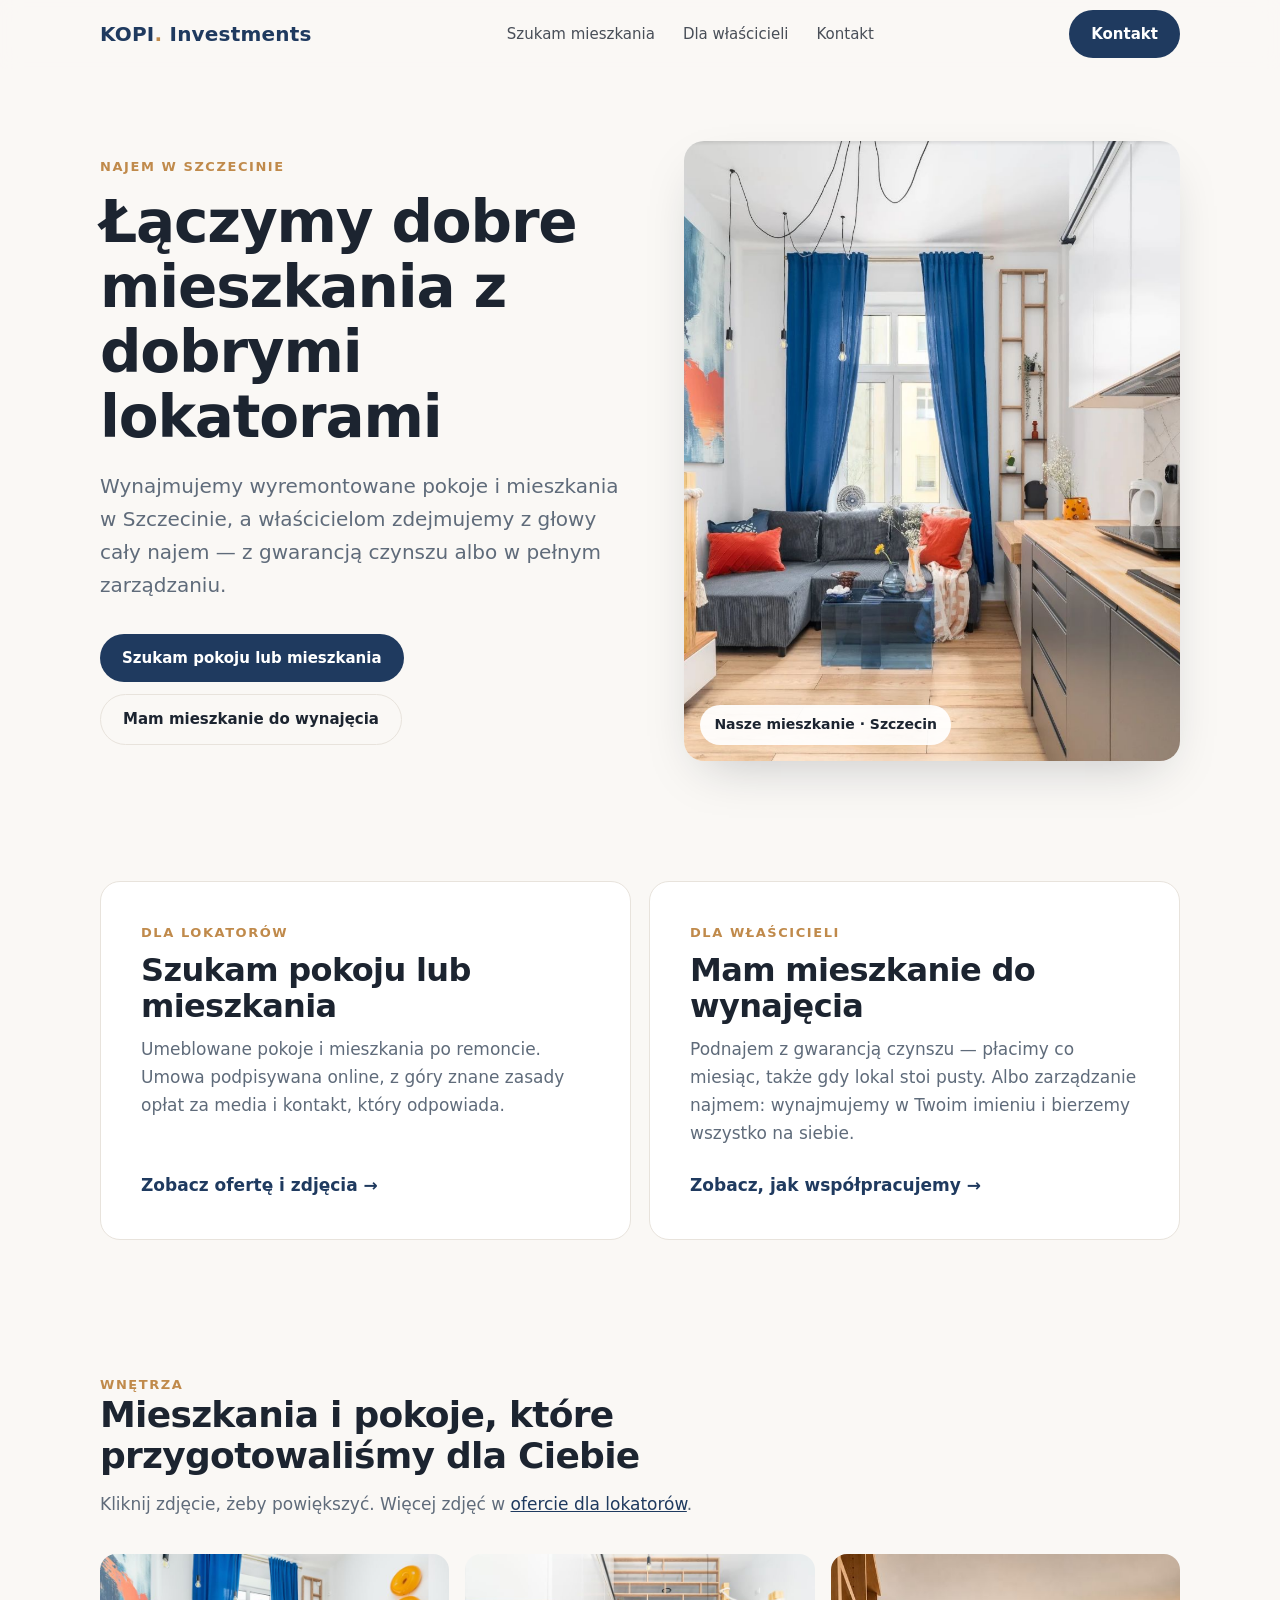
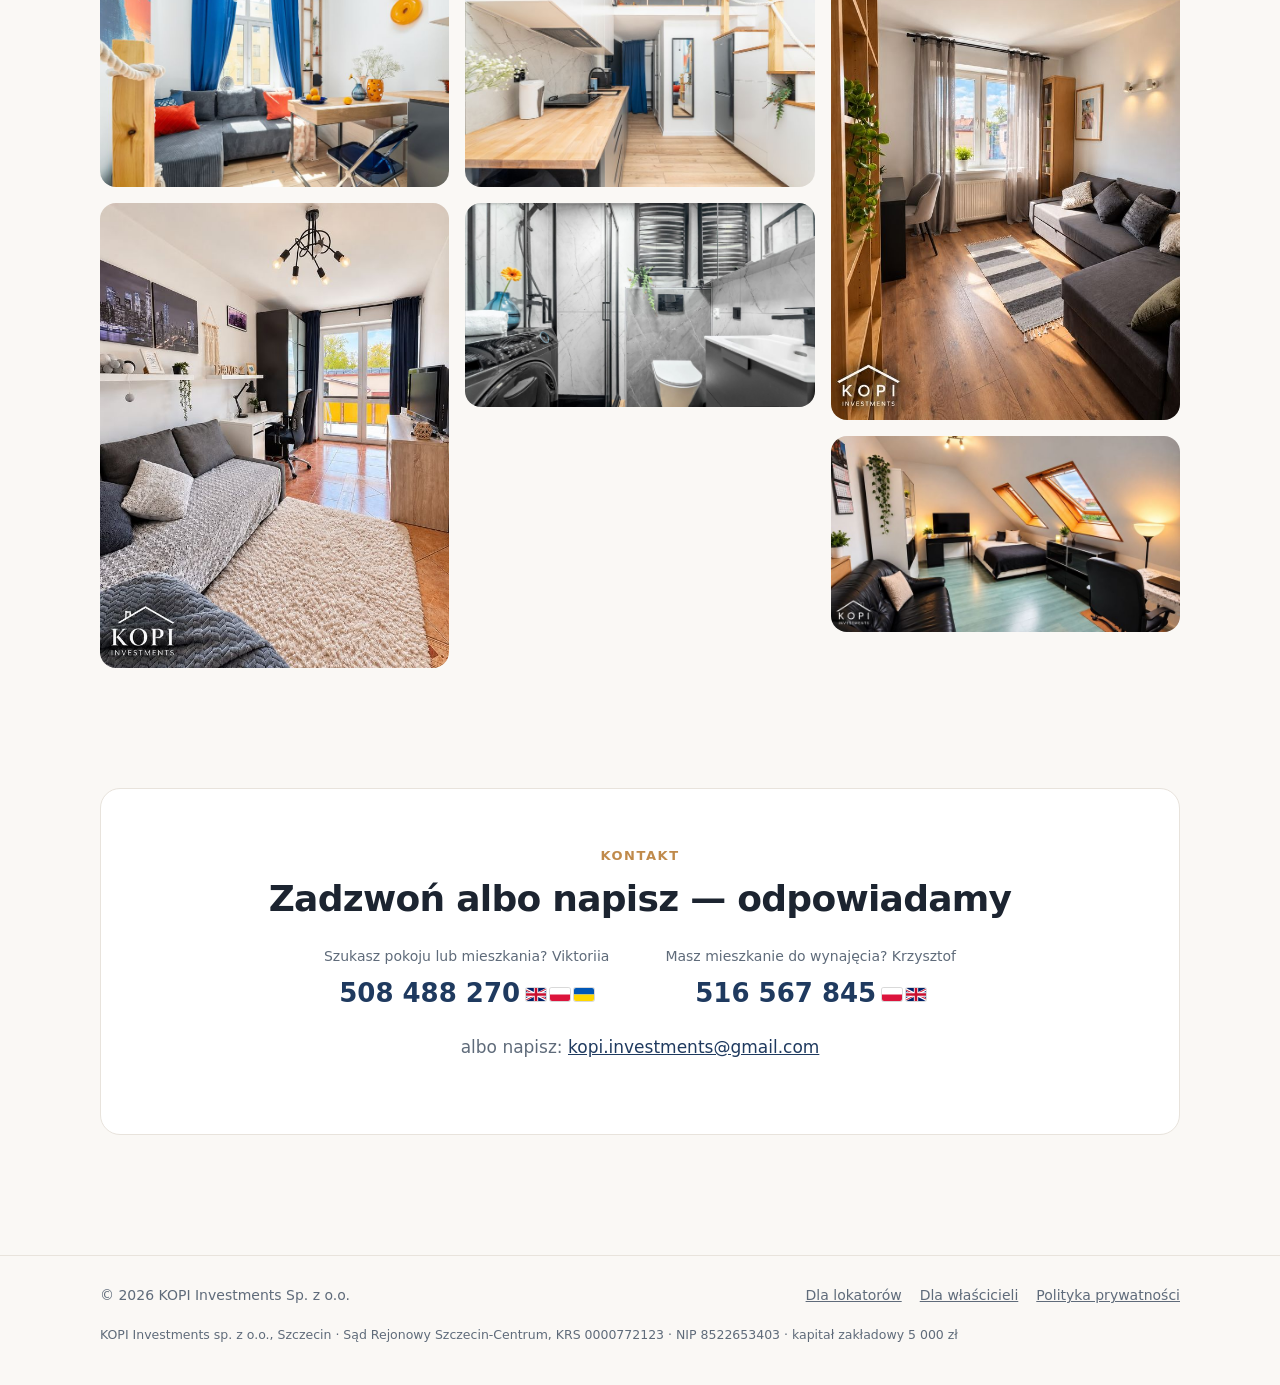
<file: index.html>
<!doctype html>
<html lang="pl">
<head>
<meta charset="utf-8">
<meta name="viewport" content="width=device-width, initial-scale=1">
<title>KOPI Investments — najem w Szczecinie dla lokatorów i właścicieli</title>
<meta name="description" content="KOPI Investments Sp. z o.o. — pokoje i mieszkania na wynajem w Szczecinie oraz podnajem z gwarancją czynszu i zarządzanie najmem dla właścicieli.">
<meta property="og:title" content="KOPI Investments — najem w Szczecinie">
<meta property="og:description" content="Pokoje i mieszkania na wynajem. Dla właścicieli: podnajem z gwarancją czynszu albo zarządzanie najmem.">
<link rel="icon" href="data:image/svg+xml,%3Csvg xmlns='http://www.w3.org/2000/svg' viewBox='0 0 64 64'%3E%3Crect width='64' height='64' rx='14' fill='%231f3a5f'/%3E%3Ctext x='32' y='44' font-family='Arial' font-size='34' font-weight='700' fill='white' text-anchor='middle'%3EK%3C/text%3E%3C/svg%3E">
<link rel="stylesheet" href="/style.css">
</head>
<body>

<nav class="nav">
  <div class="wrap">
    <a class="logo" href="/">KOPI<span>.</span> Investments</a>
    <div class="menu">
      <a href="/wynajem/">Szukam mieszkania</a><a href="/dla-wlascicieli/">Dla właścicieli</a><a href="#kontakt">Kontakt</a>
    </div>
    <a class="btn btn-primary" href="#kontakt">Kontakt</a>
  </div>
</nav>

<header class="hero">
  <div class="wrap">
    <div class="reveal">
      <p class="eyebrow">Najem w Szczecinie</p>
      <h1>Łączymy dobre mieszkania z dobrymi lokatorami</h1>
      <p class="lead">Wynajmujemy wyremontowane pokoje i mieszkania w Szczecinie, a właścicielom zdejmujemy z głowy cały najem — z gwarancją czynszu albo w pełnym zarządzaniu.</p>
      <div class="cta">
        <a class="btn btn-primary" href="/wynajem/">Szukam pokoju lub mieszkania</a>
        <a class="btn btn-ghost" href="/dla-wlascicieli/">Mam mieszkanie do wynajęcia</a>
      </div>
    </div>
    <div class="photo reveal">
      <img src="/img/hero.jpg" alt="Jasny pokój dzienny z aneksem kuchennym, granatowe zasłony i szara sofa" width="922" height="1125" fetchpriority="high">
      <span class="tag">Nasze mieszkanie · Szczecin</span>
    </div>
  </div>
</header>

<section>
  <div class="wrap">
    <div class="fork">
      <a href="/wynajem/" class="reveal">
        <span class="who">Dla lokatorów</span>
        <h2>Szukam pokoju lub mieszkania</h2>
        <p>Umeblowane pokoje i mieszkania po remoncie. Umowa podpisywana online, z góry znane zasady opłat za media i kontakt, który odpowiada.</p>
        <span class="more">Zobacz ofertę i zdjęcia</span>
      </a>
      <a href="/dla-wlascicieli/" class="reveal">
        <span class="who">Dla właścicieli</span>
        <h2>Mam mieszkanie do wynajęcia</h2>
        <p>Podnajem z gwarancją czynszu — płacimy co miesiąc, także gdy lokal stoi pusty. Albo zarządzanie najmem: wynajmujemy w Twoim imieniu i bierzemy wszystko na siebie.</p>
        <span class="more">Zobacz, jak współpracujemy</span>
      </a>
    </div>
  </div>
</section>

<section>
  <div class="wrap">
    <div class="head reveal">
      <p class="eyebrow">Wnętrza</p>
      <h2>Mieszkania i pokoje, które przygotowaliśmy dla Ciebie</h2>
      <p class="muted">Kliknij zdjęcie, żeby powiększyć. Więcej zdjęć w <a href="/wynajem/#wnetrza">ofercie dla lokatorów</a>.</p>
    </div>
    <div class="gallery">
      <a href="/img/galeria/05-salon-stol.jpg" class="reveal"><img src="/img/galeria/05-salon-stol-m.jpg" alt="Salon z szarą sofą, granatowymi zasłonami i stołem przy oknie" width="800" height="533" loading="lazy"><span>Salon z jadalnią</span></a>
      <a href="/img/galeria/03-pokoj-balkon.jpg" class="reveal"><img src="/img/galeria/03-pokoj-balkon-m.jpg" alt="Pokój z sofą, biurkiem i wyjściem na balkon" width="600" height="800" loading="lazy"><span>Pokój z balkonem</span></a>
      <a href="/img/galeria/04-aneks-antresola.jpg" class="reveal"><img src="/img/galeria/04-aneks-antresola-m.jpg" alt="Aneks kuchenny z drewnianym blatem i schodami na antresolę" width="800" height="533" loading="lazy"><span>Aneks kuchenny z antresolą</span></a>
      <a href="/img/lazienka.jpg" class="reveal"><img src="/img/lazienka.jpg" alt="Łazienka w szarym kamieniu z kabiną prysznicową, pralką i podwieszaną toaletą" width="1600" height="938" loading="lazy"><span>Łazienka z prysznicem i pralką</span></a>
      <a href="/img/galeria/06-pokoj-regal.jpg" class="reveal"><img src="/img/galeria/06-pokoj-regal-m.jpg" alt="Pokój z narożnikiem, regałem i biurkiem przy oknie" width="600" height="800" loading="lazy"><span>Pokój z narożnikiem</span></a>
      <a href="/img/galeria/08-poddasze.jpg" class="reveal"><img src="/img/galeria/08-poddasze-m.jpg" alt="Pokój na poddaszu z oknami dachowymi, łóżkiem i biurkiem" width="800" height="450" loading="lazy"><span>Pokój na poddaszu</span></a>
    </div>
  </div>
</section>

<section id="kontakt">
  <div class="wrap">
    <div class="contact reveal">
      <p class="eyebrow">Kontakt</p>
      <h2>Zadzwoń albo napisz — odpowiadamy</h2>
      <div class="big two">
        <span class="who-call"><small>Szukasz pokoju lub mieszkania? Viktoriia</small><a href="tel:+48508488270">508 488 270<span class="flags" title="English, polski, українська"><i class="flag gb"></i><i class="flag pl"></i><i class="flag ua"></i></span></a></span>
        <span class="who-call"><small>Masz mieszkanie do wynajęcia? Krzysztof</small><a href="tel:+48516567845">516 567 845<span class="flags" title="polski, English"><i class="flag pl"></i><i class="flag gb"></i></span></a></span>
      </div>
      <p class="muted" style="margin-top:18px">albo napisz: <a href="mailto:kopi.investments@gmail.com">kopi.investments@gmail.com</a></p>
    </div>
  </div>
</section>

<footer>
  <div class="wrap">
    <span>© 2026 KOPI Investments Sp. z o.o.</span>
    <nav><a href="/wynajem/">Dla lokatorów</a><a href="/dla-wlascicieli/">Dla właścicieli</a><a href="/polityka-prywatnosci.html">Polityka prywatności</a></nav>
    <p class="firma">KOPI Investments sp. z o.o., Szczecin · Sąd Rejonowy Szczecin-Centrum, KRS 0000772123 · NIP 8522653403 · kapitał zakładowy 5 000 zł</p>
  </div>
</footer>

<script src="/main.js"></script>
<script src="/licznik.js" defer></script>
</body>
</html>
</file>
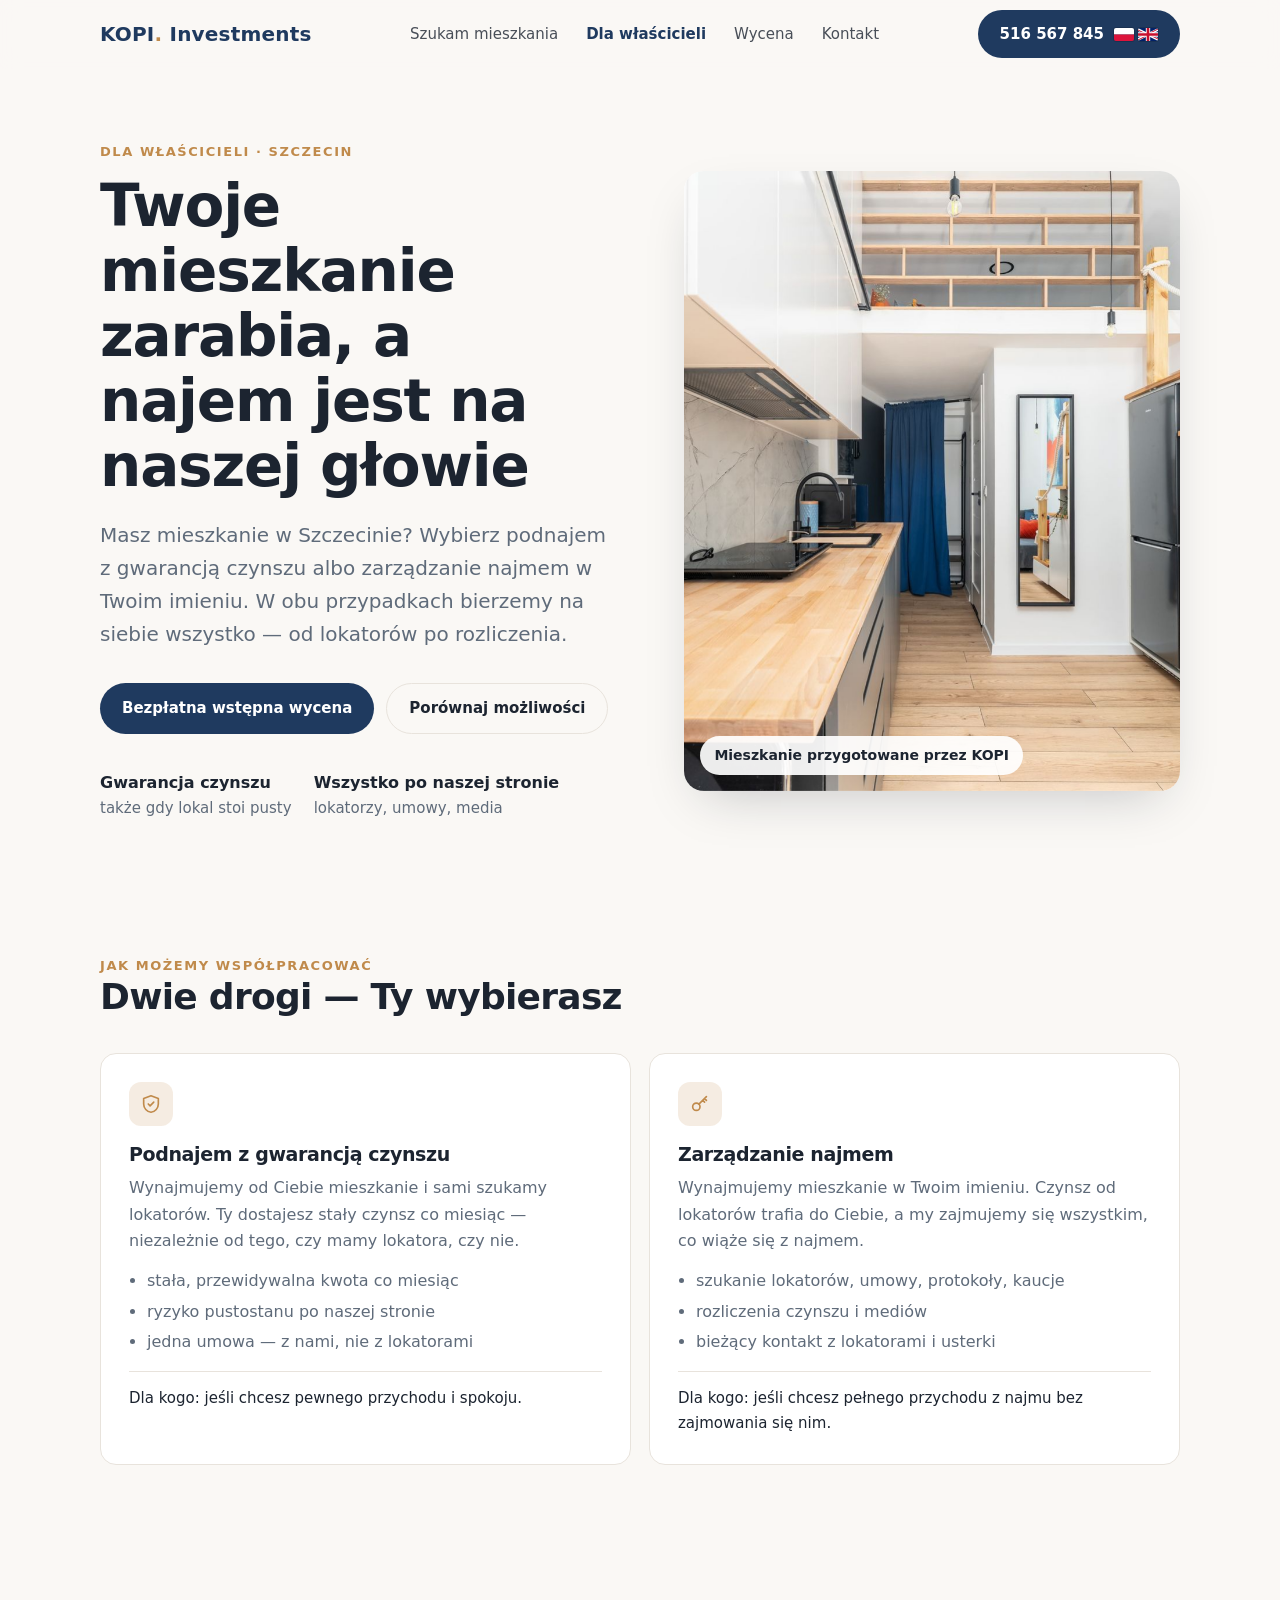
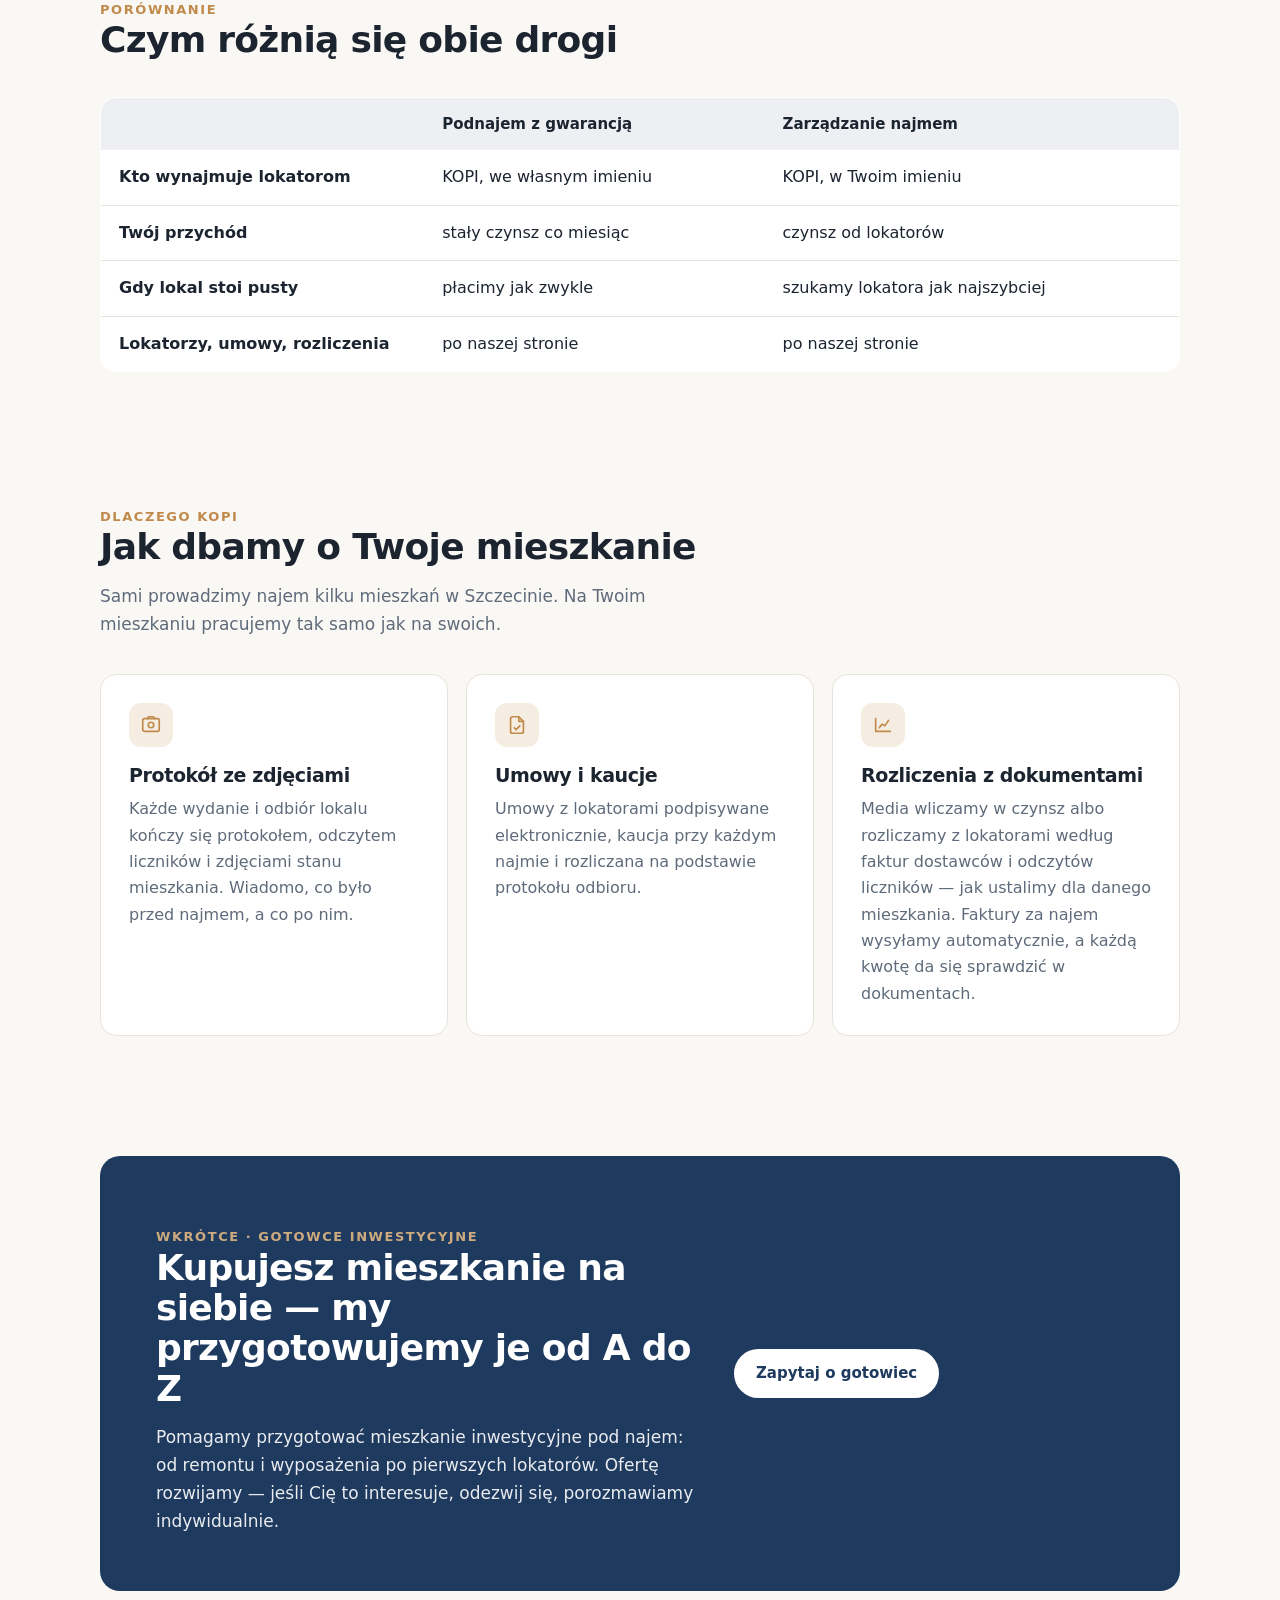
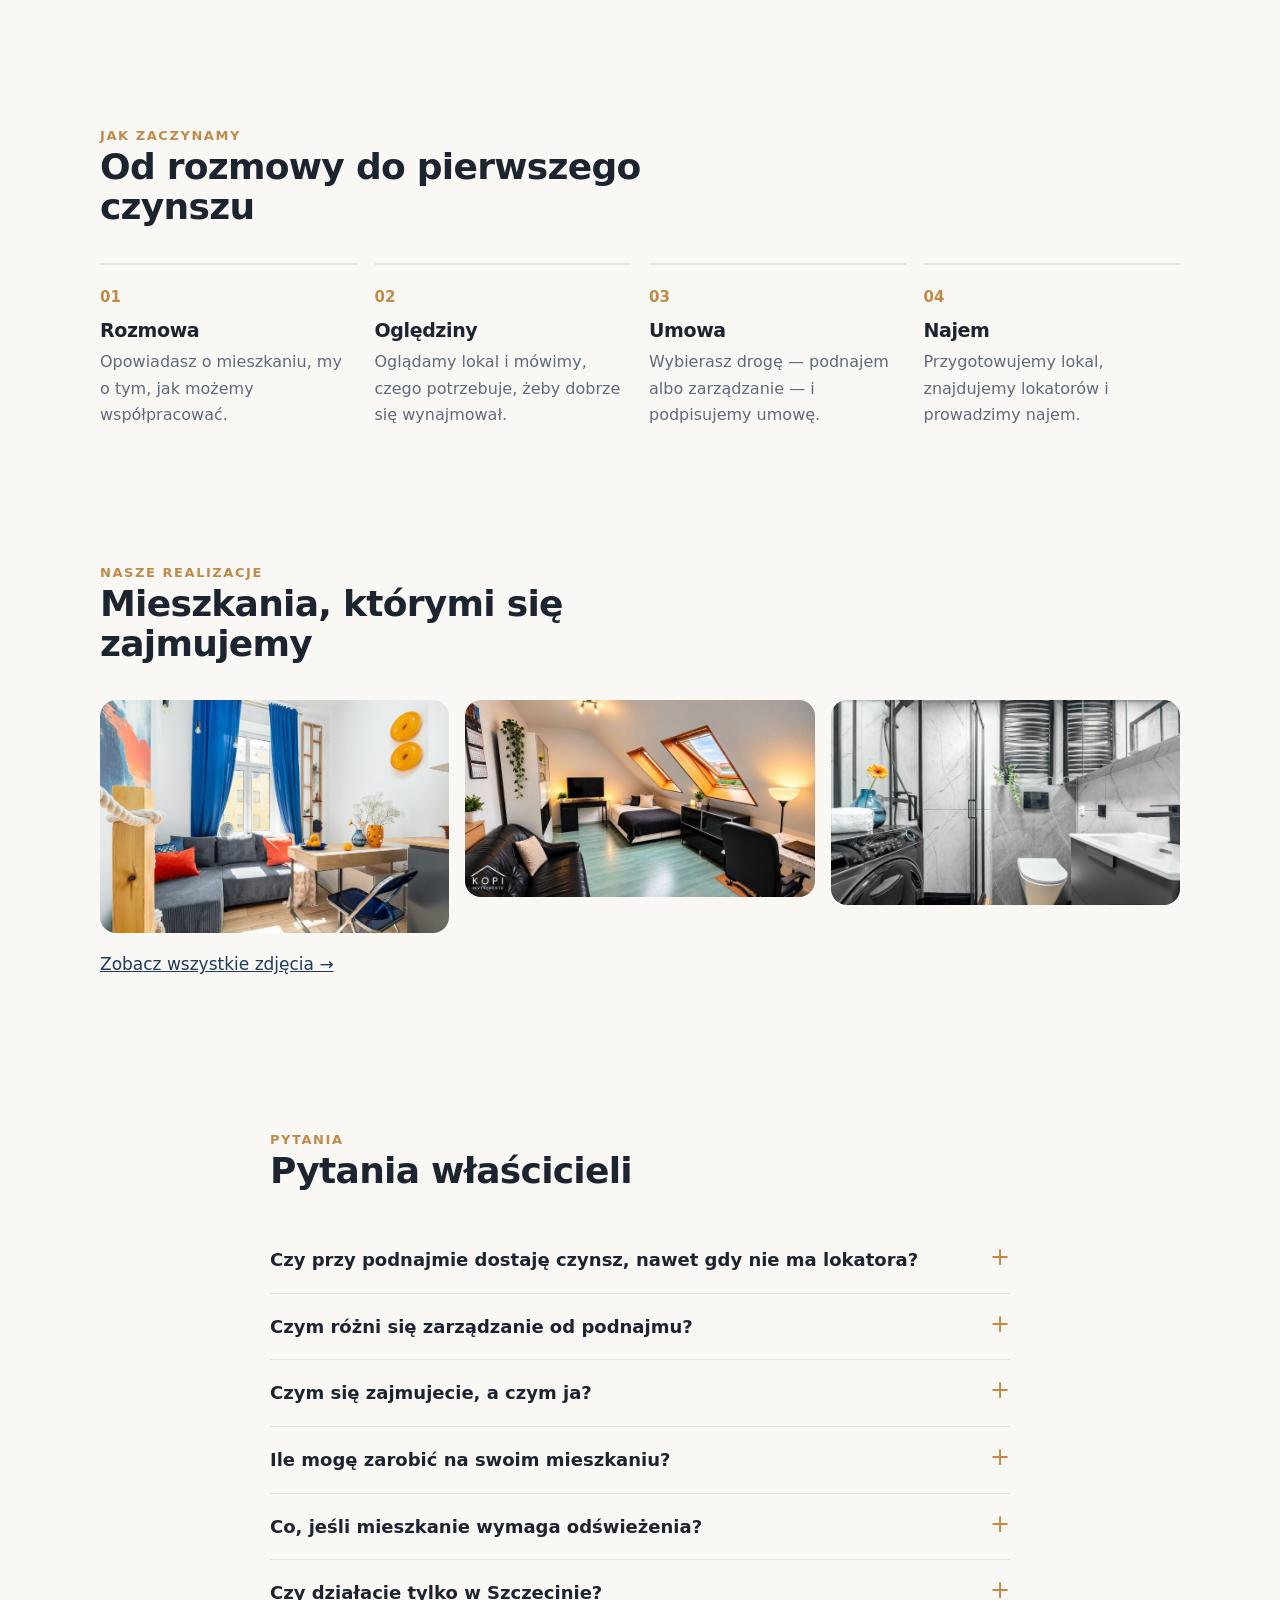
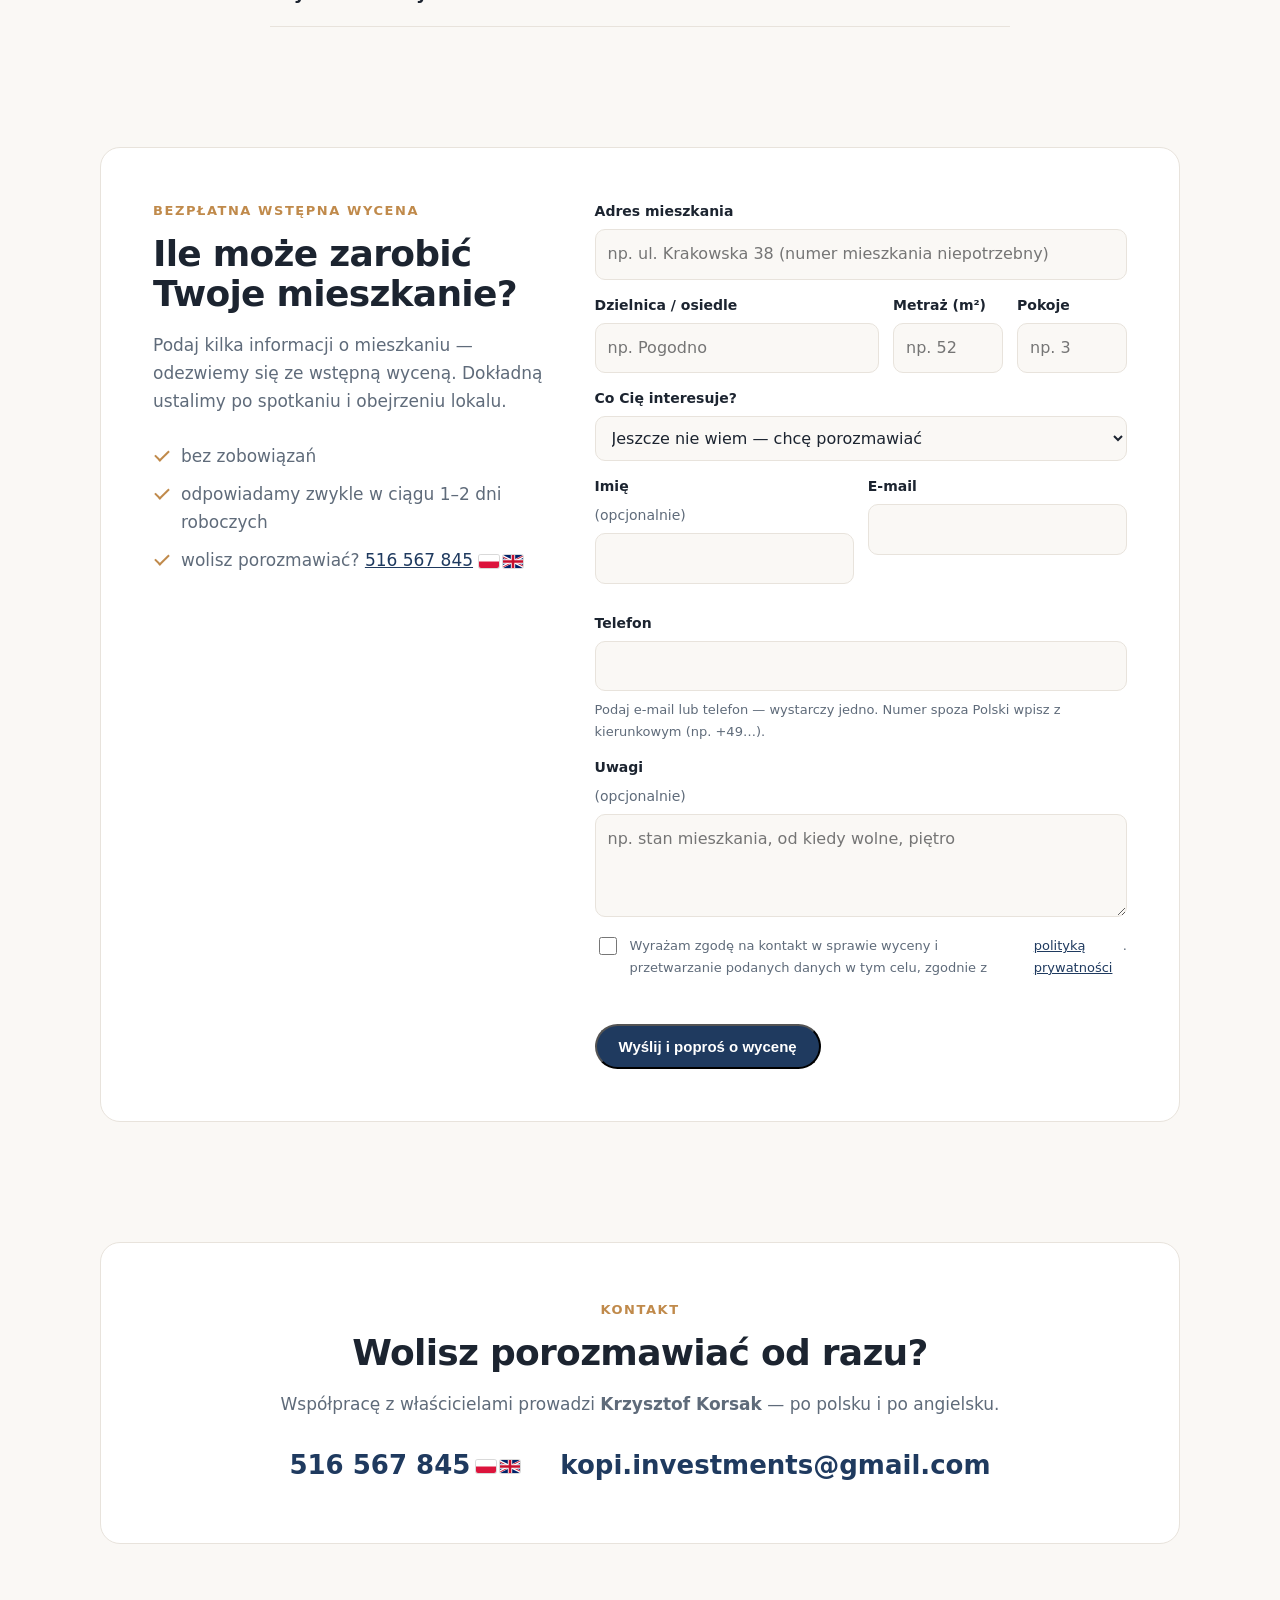
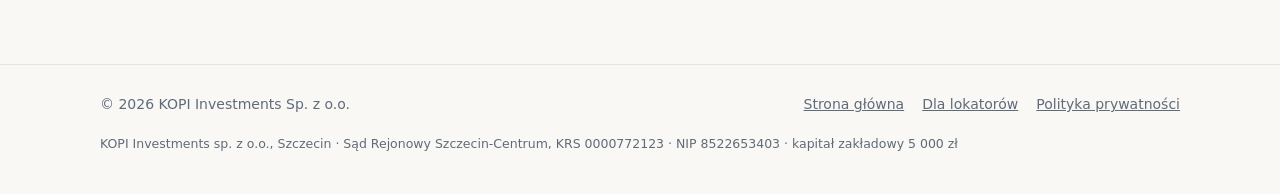
<file: dla-wlascicieli/index.html>
<!doctype html>
<html lang="pl">
<head>
<meta charset="utf-8">
<meta name="viewport" content="width=device-width, initial-scale=1">
<title>Dla właścicieli mieszkań w Szczecinie — podnajem i zarządzanie najmem | KOPI Investments</title>
<meta name="description" content="Masz mieszkanie w Szczecinie? Podnajem z gwarancją czynszu albo zarządzanie najmem — KOPI Investments bierze cały najem na siebie.">
<meta property="og:title" content="Dla właścicieli — KOPI Investments">
<meta property="og:description" content="Podnajem z gwarancją czynszu albo zarządzanie najmem. Wszystko bierzemy na siebie.">
<link rel="icon" href="data:image/svg+xml,%3Csvg xmlns='http://www.w3.org/2000/svg' viewBox='0 0 64 64'%3E%3Crect width='64' height='64' rx='14' fill='%231f3a5f'/%3E%3Ctext x='32' y='44' font-family='Arial' font-size='34' font-weight='700' fill='white' text-anchor='middle'%3EK%3C/text%3E%3C/svg%3E">
<link rel="stylesheet" href="/style.css">
</head>
<body>

<nav class="nav">
  <div class="wrap">
    <a class="logo" href="/">KOPI<span>.</span> Investments</a>
    <div class="menu">
      <a href="/wynajem/">Szukam mieszkania</a><a href="/dla-wlascicieli/" aria-current="page">Dla właścicieli</a><a href="#wycena">Wycena</a><a href="#kontakt">Kontakt</a>
    </div>
    <a class="btn btn-primary" href="tel:+48516567845">516 567 845<span class="flags" title="polski, English"><i class="flag pl"></i><i class="flag gb"></i></span></a>
  </div>
</nav>

<header class="hero">
  <div class="wrap">
    <div class="reveal">
      <p class="eyebrow">Dla właścicieli · Szczecin</p>
      <h1>Twoje mieszkanie zarabia, a najem jest na naszej głowie</h1>
      <p class="lead">Masz mieszkanie w Szczecinie? Wybierz podnajem z gwarancją czynszu albo zarządzanie najmem w Twoim imieniu. W obu przypadkach bierzemy na siebie wszystko — od lokatorów po rozliczenia.</p>
      <div class="cta">
        <a class="btn btn-primary" href="#wycena">Bezpłatna wstępna wycena</a>
        <a class="btn btn-ghost" href="#drogi">Porównaj możliwości</a>
      </div>
      <div class="facts">
        <div><b>Gwarancja czynszu</b>także gdy lokal stoi pusty</div>
        <div><b>Wszystko po naszej stronie</b>lokatorzy, umowy, media</div>
      </div>
    </div>
    <div class="photo reveal">
      <img src="/img/galeria/04-aneks-antresola.jpg" alt="Aneks kuchenny z drewnianym blatem i schodami na antresolę po remoncie" width="1600" height="1067" fetchpriority="high">
      <span class="tag">Mieszkanie przygotowane przez KOPI</span>
    </div>
  </div>
</header>

<section id="drogi">
  <div class="wrap">
    <div class="head reveal">
      <p class="eyebrow">Jak możemy współpracować</p>
      <h2>Dwie drogi — Ty wybierasz</h2>
    </div>
    <div class="cards two">
      <div class="card reveal">
        <div class="ico"><svg width="22" height="22" viewBox="0 0 24 24" fill="none" stroke="currentColor" stroke-width="1.8" stroke-linecap="round" stroke-linejoin="round"><path d="M12 3 4 6v6c0 4.5 3.4 8.3 8 9 4.6-.7 8-4.5 8-9V6l-8-3Z"/><path d="m9 12 2 2 4-4"/></svg></div>
        <h3>Podnajem z gwarancją czynszu</h3>
        <p>Wynajmujemy od Ciebie mieszkanie i sami szukamy lokatorów. Ty dostajesz stały czynsz co miesiąc — niezależnie od tego, czy mamy lokatora, czy nie.</p>
        <ul>
          <li>stała, przewidywalna kwota co miesiąc</li>
          <li>ryzyko pustostanu po naszej stronie</li>
          <li>jedna umowa — z nami, nie z lokatorami</li>
        </ul>
        <p class="for">Dla kogo: jeśli chcesz pewnego przychodu i spokoju.</p>
      </div>
      <div class="card reveal">
        <div class="ico"><svg width="22" height="22" viewBox="0 0 24 24" fill="none" stroke="currentColor" stroke-width="1.8" stroke-linecap="round" stroke-linejoin="round"><circle cx="8" cy="15" r="4"/><path d="m10.8 12.2 8.2-8.2M17 6l2 2M15 8l2 2"/></svg></div>
        <h3>Zarządzanie najmem</h3>
        <p>Wynajmujemy mieszkanie w Twoim imieniu. Czynsz od lokatorów trafia do Ciebie, a my zajmujemy się wszystkim, co wiąże się z najmem.</p>
        <ul>
          <li>szukanie lokatorów, umowy, protokoły, kaucje</li>
          <li>rozliczenia czynszu i mediów</li>
          <li>bieżący kontakt z lokatorami i usterki</li>
        </ul>
        <p class="for">Dla kogo: jeśli chcesz pełnego przychodu z najmu bez zajmowania się nim.</p>
      </div>
    </div>
  </div>
</section>

<section>
  <div class="wrap">
    <div class="head reveal">
      <p class="eyebrow">Porównanie</p>
      <h2>Czym różnią się obie drogi</h2>
    </div>
    <div class="tablewrap reveal">
      <table class="compare">
        <thead><tr><th></th><th>Podnajem z gwarancją</th><th>Zarządzanie najmem</th></tr></thead>
        <tbody>
          <tr><th>Kto wynajmuje lokatorom</th><td>KOPI, we własnym imieniu</td><td>KOPI, w Twoim imieniu</td></tr>
          <tr><th>Twój przychód</th><td>stały czynsz co miesiąc</td><td>czynsz od lokatorów</td></tr>
          <tr><th>Gdy lokal stoi pusty</th><td>płacimy jak zwykle</td><td>szukamy lokatora jak najszybciej</td></tr>
          <tr><th>Lokatorzy, umowy, rozliczenia</th><td>po naszej stronie</td><td>po naszej stronie</td></tr>
        </tbody>
      </table>
    </div>
  </div>
</section>

<section id="dlaczego">
  <div class="wrap">
    <div class="head reveal">
      <p class="eyebrow">Dlaczego KOPI</p>
      <h2>Jak dbamy o Twoje mieszkanie</h2>
      <p class="muted">Sami prowadzimy najem kilku mieszkań w Szczecinie. Na Twoim mieszkaniu pracujemy tak samo jak na swoich.</p>
    </div>
    <div class="cards">
      <div class="card reveal">
        <div class="ico"><svg width="22" height="22" viewBox="0 0 24 24" fill="none" stroke="currentColor" stroke-width="1.8" stroke-linecap="round" stroke-linejoin="round"><rect x="3" y="5" width="18" height="14" rx="2"/><circle cx="12" cy="12" r="3"/><path d="M8 5l1.5-2h5L16 5"/></svg></div>
        <h3>Protokół ze zdjęciami</h3>
        <p>Każde wydanie i odbiór lokalu kończy się protokołem, odczytem liczników i zdjęciami stanu mieszkania. Wiadomo, co było przed najmem, a co po nim.</p>
      </div>
      <div class="card reveal">
        <div class="ico"><svg width="22" height="22" viewBox="0 0 24 24" fill="none" stroke="currentColor" stroke-width="1.8" stroke-linecap="round" stroke-linejoin="round"><path d="M14 3H7a2 2 0 0 0-2 2v14a2 2 0 0 0 2 2h10a2 2 0 0 0 2-2V8l-5-5Z"/><path d="M14 3v5h5M9 15l2 2 4-4"/></svg></div>
        <h3>Umowy i kaucje</h3>
        <p>Umowy z lokatorami podpisywane elektronicznie, kaucja przy każdym najmie i rozliczana na podstawie protokołu odbioru.</p>
      </div>
      <div class="card reveal">
        <div class="ico"><svg width="22" height="22" viewBox="0 0 24 24" fill="none" stroke="currentColor" stroke-width="1.8" stroke-linecap="round" stroke-linejoin="round"><path d="M4 19V5M4 19h16"/><path d="M8 15l3-4 3 2 4-6"/></svg></div>
        <h3>Rozliczenia z dokumentami</h3>
        <p>Media wliczamy w czynsz albo rozliczamy z lokatorami według faktur dostawców i odczytów liczników — jak ustalimy dla danego mieszkania. Faktury za najem wysyłamy automatycznie, a każdą kwotę da się sprawdzić w dokumentach.</p>
      </div>
    </div>
  </div>
</section>

<section>
  <div class="wrap">
    <div class="band reveal">
      <div>
        <p class="eyebrow">Wkrótce · Gotowce inwestycyjne</p>
        <h2>Kupujesz mieszkanie na siebie — my przygotowujemy je od A do Z</h2>
        <p>Pomagamy przygotować mieszkanie inwestycyjne pod najem: od remontu i wyposażenia po pierwszych lokatorów. Ofertę rozwijamy — jeśli Cię to interesuje, odezwij się, porozmawiamy indywidualnie.</p>
      </div>
      <a class="btn" href="#wycena">Zapytaj o gotowiec</a>
    </div>
  </div>
</section>

<section>
  <div class="wrap">
    <div class="head reveal">
      <p class="eyebrow">Jak zaczynamy</p>
      <h2>Od rozmowy do pierwszego czynszu</h2>
    </div>
    <div class="steps">
      <div class="step reveal"><h3>Rozmowa</h3><p>Opowiadasz o mieszkaniu, my o tym, jak możemy współpracować.</p></div>
      <div class="step reveal"><h3>Oględziny</h3><p>Oglądamy lokal i mówimy, czego potrzebuje, żeby dobrze się wynajmował.</p></div>
      <div class="step reveal"><h3>Umowa</h3><p>Wybierasz drogę — podnajem albo zarządzanie — i podpisujemy umowę.</p></div>
      <div class="step reveal"><h3>Najem</h3><p>Przygotowujemy lokal, znajdujemy lokatorów i prowadzimy najem.</p></div>
    </div>
  </div>
</section>

<section>
  <div class="wrap">
    <div class="head reveal">
      <p class="eyebrow">Nasze realizacje</p>
      <h2>Mieszkania, którymi się zajmujemy</h2>
    </div>
    <div class="gallery">
      <a href="/img/galeria/05-salon-stol.jpg" class="reveal"><img src="/img/galeria/05-salon-stol-m.jpg" alt="Salon z szarą sofą, granatowymi zasłonami i stołem przy oknie" width="800" height="533" loading="lazy"><span>Salon z jadalnią</span></a>
      <a href="/img/galeria/08-poddasze.jpg" class="reveal"><img src="/img/galeria/08-poddasze-m.jpg" alt="Pokój na poddaszu z oknami dachowymi, łóżkiem i biurkiem" width="800" height="450" loading="lazy"><span>Pokój na poddaszu</span></a>
      <a href="/img/lazienka.jpg" class="reveal"><img src="/img/lazienka.jpg" alt="Łazienka w szarym kamieniu z kabiną prysznicową, pralką i podwieszaną toaletą" width="1600" height="938" loading="lazy"><span>Łazienka po remoncie</span></a>
    </div>
    <p class="muted"><a href="/wynajem/#wnetrza">Zobacz wszystkie zdjęcia →</a></p>
  </div>
</section>

<section id="pytania">
  <div class="wrap faq">
    <div class="head reveal">
      <p class="eyebrow">Pytania</p>
      <h2>Pytania właścicieli</h2>
    </div>
    <details class="reveal"><summary>Czy przy podnajmie dostaję czynsz, nawet gdy nie ma lokatora?</summary><p>Tak. Przy podnajmie płacimy umówiony czynsz co miesiąc, niezależnie od tego, czy w mieszkaniu ktoś mieszka.</p></details>
    <details class="reveal"><summary>Czym różni się zarządzanie od podnajmu?</summary><p>Przy zarządzaniu wynajmujemy mieszkanie w Twoim imieniu i czynsz od lokatorów trafia do Ciebie. Przy podnajmie wynajmujemy je od Ciebie i płacimy Ci stały czynsz.</p></details>
    <details class="reveal"><summary>Czym się zajmujecie, a czym ja?</summary><p>Bierzemy na siebie wszystko, co wiąże się z najmem: lokatorów, umowy, protokoły, kaucje, rozliczenia i bieżący kontakt. Ty dostajesz czynsz.</p></details>
    <details class="reveal"><summary>Ile mogę zarobić na swoim mieszkaniu?</summary><p>To zależy od lokalizacji, metrażu, układu i stanu mieszkania. Wstępną wycenę przygotujemy na podstawie adresu, metrażu i liczby pokoi, a dokładną — po spotkaniu i obejrzeniu lokalu.</p></details>
    <details class="reveal"><summary>Co, jeśli mieszkanie wymaga odświeżenia?</summary><p>Przy oględzinach powiemy, co warto zrobić, żeby mieszkanie dobrze się wynajmowało, i ustalimy to przed startem najmu.</p></details>
    <details class="reveal"><summary>Czy działacie tylko w Szczecinie?</summary><p>Tak, skupiamy się na Szczecinie.</p></details>
  </div>
</section>

<section id="wycena">
  <div class="wrap">
    <div class="quote reveal">
      <div class="quote-intro">
        <p class="eyebrow">Bezpłatna wstępna wycena</p>
        <h2>Ile może zarobić Twoje mieszkanie?</h2>
        <p class="muted">Podaj kilka informacji o mieszkaniu — odezwiemy się ze wstępną wyceną. Dokładną ustalimy po spotkaniu i obejrzeniu lokalu.</p>
        <ul class="ticks">
          <li>bez zobowiązań</li>
          <li>odpowiadamy zwykle w ciągu 1–2 dni roboczych</li>
          <li>wolisz porozmawiać? <a href="tel:+48516567845">516 567 845<span class="flags" title="polski, English"><i class="flag pl"></i><i class="flag gb"></i></span></a></li>
        </ul>
      </div>
      <form class="form" id="formularz-wyceny" data-endpoint="https://script.google.com/macros/s/AKfycby098iUP1cipu3ZEF2v3LqKbIRj6LC_Z0pw45lwFjMctD5JP87HLw8DCAVmqha5VYbU3A/exec" novalidate>
        <input type="hidden" name="fn" value="zgloszenie">
        <input type="hidden" name="t0" value="">
        <div class="hp" aria-hidden="true"><label>Strona www <input type="text" name="strona_www" tabindex="-1" autocomplete="off"></label></div>
        <div class="row">
          <label class="f full">Adres mieszkania<input name="adres" required maxlength="160" autocomplete="street-address" placeholder="np. ul. Krakowska 38 (numer mieszkania niepotrzebny)"></label>
        </div>
        <div class="row">
          <label class="f">Dzielnica / osiedle<input name="dzielnica" required maxlength="80" list="dzielnice" placeholder="np. Pogodno"></label>
          <label class="f sm">Metraż (m²)<input name="metraz" required inputmode="decimal" maxlength="10" placeholder="np. 52"></label>
          <label class="f sm">Pokoje<input name="pokoje" required inputmode="numeric" maxlength="4" placeholder="np. 3"></label>
        </div>
        <datalist id="dzielnice">
          <option value="Centrum"><option value="Śródmieście"><option value="Stare Miasto"><option value="Pogodno">
          <option value="Pomorzany"><option value="Niebuszewo"><option value="Gumieńce"><option value="Warszewo">
          <option value="Arkońskie-Niemierzyn"><option value="Łękno"><option value="Turzyn"><option value="Nowe Miasto">
          <option value="Dąbie"><option value="Prawobrzeże"><option value="Żelechowa"><option value="Gocław">
        </datalist>
        <div class="row">
          <label class="f full">Co Cię interesuje?
            <select name="model">
              <option value="niewiem">Jeszcze nie wiem — chcę porozmawiać</option>
              <option value="podnajem">Podnajem z gwarancją czynszu</option>
              <option value="zarzadzanie">Zarządzanie najmem</option>
              <option value="gotowiec">Gotowiec inwestycyjny</option>
            </select>
          </label>
        </div>
        <div class="row">
          <label class="f">Imię <span class="opt">(opcjonalnie)</span><input name="imie" maxlength="80" autocomplete="given-name"></label>
          <label class="f">E-mail<input name="email" type="email" maxlength="120" autocomplete="email"></label>
          <label class="f">Telefon<input name="telefon" type="tel" maxlength="30" autocomplete="tel"></label>
        </div>
        <p class="hint">Podaj e-mail lub telefon — wystarczy jedno. Numer spoza Polski wpisz z kierunkowym (np. +49…).</p>
        <div class="row">
          <label class="f full">Uwagi <span class="opt">(opcjonalnie)</span><textarea name="uwagi" rows="3" maxlength="1000" placeholder="np. stan mieszkania, od kiedy wolne, piętro"></textarea></label>
        </div>
        <label class="consent"><input type="checkbox" name="zgoda" value="tak" required> Wyrażam zgodę na kontakt w sprawie wyceny i przetwarzanie podanych danych w tym celu, zgodnie z <a href="/polityka-prywatnosci.html" target="_blank">polityką prywatności</a>.</label>
        <p class="form-msg" role="status" aria-live="polite"></p>
        <button class="btn btn-primary" type="submit">Wyślij i poproś o wycenę</button>
      </form>
    </div>
  </div>
</section>

<section id="kontakt">
  <div class="wrap">
    <div class="contact reveal">
      <p class="eyebrow">Kontakt</p>
      <h2>Wolisz porozmawiać od razu?</h2>
      <p class="muted">Współpracę z właścicielami prowadzi <b>Krzysztof Korsak</b> — po polsku i po angielsku.</p>
      <div class="big">
        <a href="tel:+48516567845">516 567 845<span class="flags" title="polski, English"><i class="flag pl"></i><i class="flag gb"></i></span></a>
        <a href="mailto:kopi.investments@gmail.com">kopi.investments@gmail.com</a>
      </div>
    </div>
  </div>
</section>

<footer>
  <div class="wrap">
    <span>© 2026 KOPI Investments Sp. z o.o.</span>
    <nav><a href="/">Strona główna</a><a href="/wynajem/">Dla lokatorów</a><a href="/polityka-prywatnosci.html">Polityka prywatności</a></nav>
    <p class="firma">KOPI Investments sp. z o.o., Szczecin · Sąd Rejonowy Szczecin-Centrum, KRS 0000772123 · NIP 8522653403 · kapitał zakładowy 5 000 zł</p>
  </div>
</footer>

<script src="/main.js"></script>
<script src="/licznik.js" defer></script>
</body>
</html>
</file>
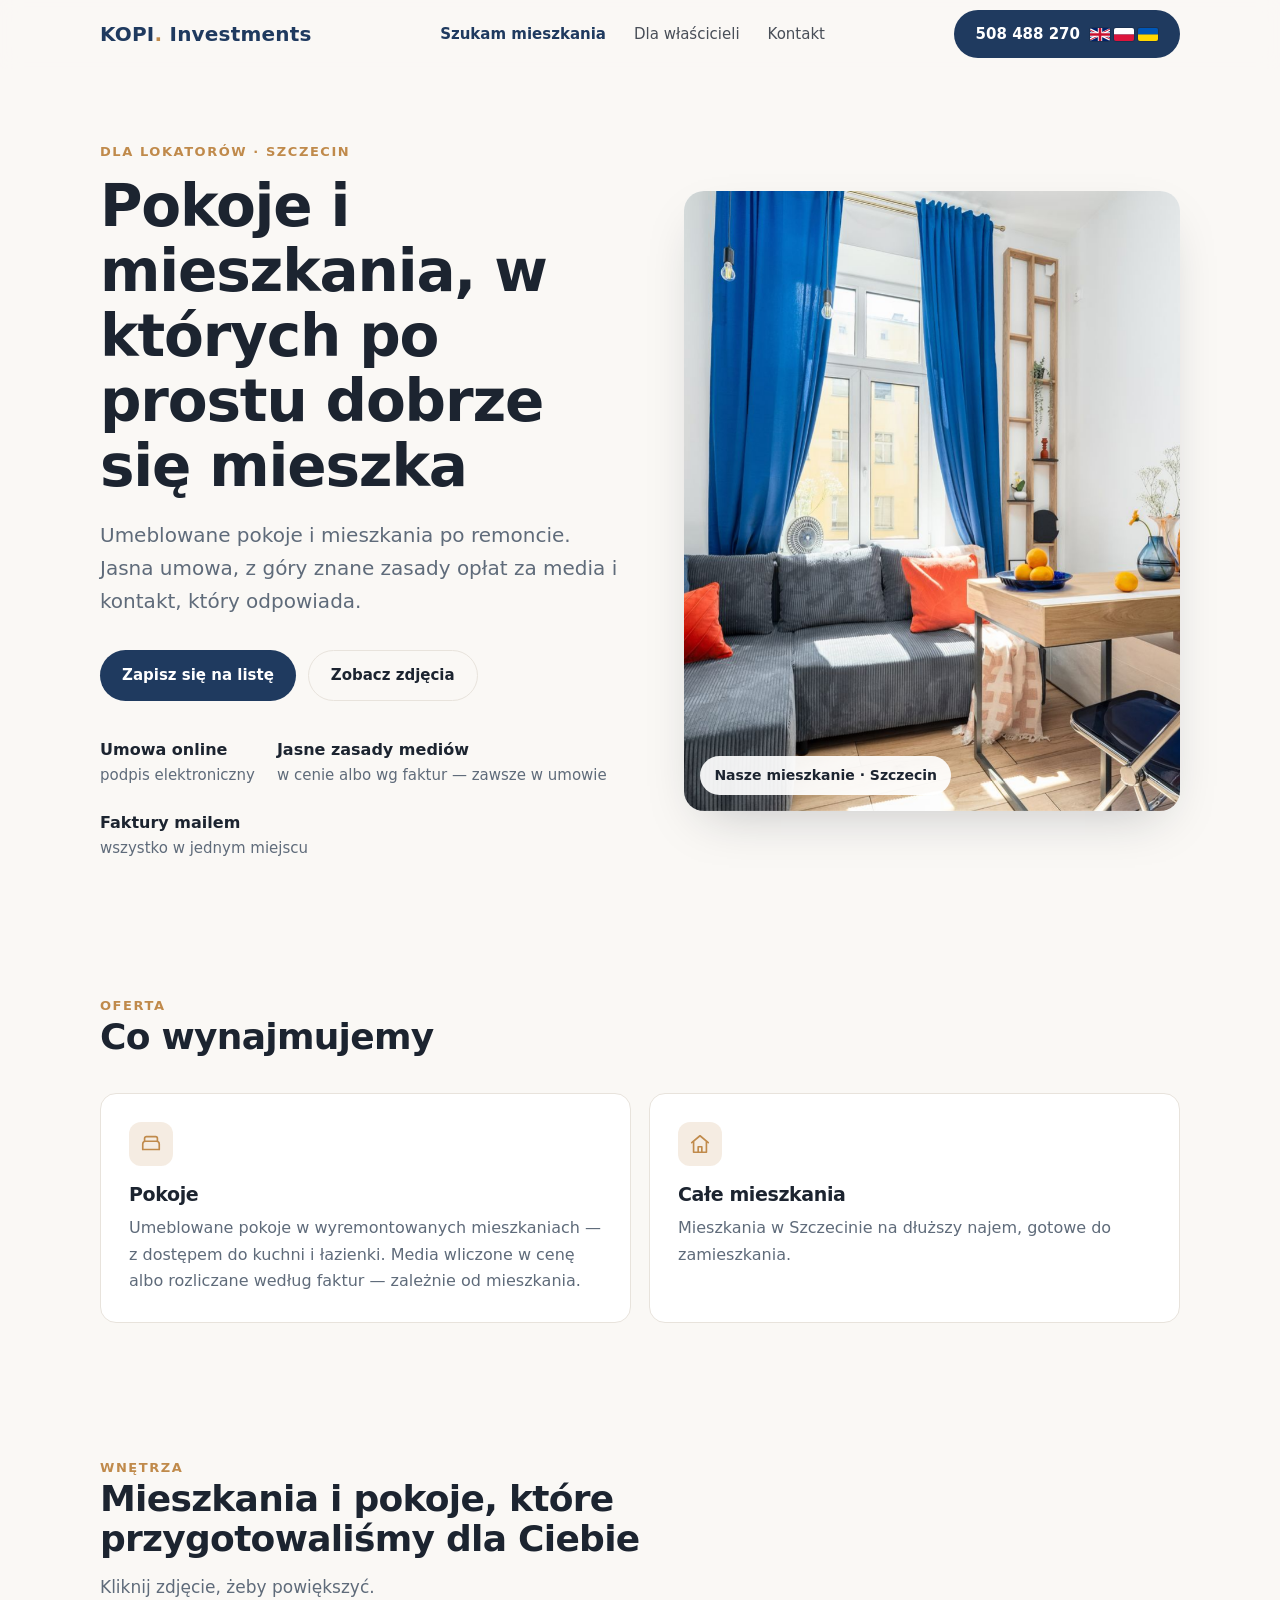
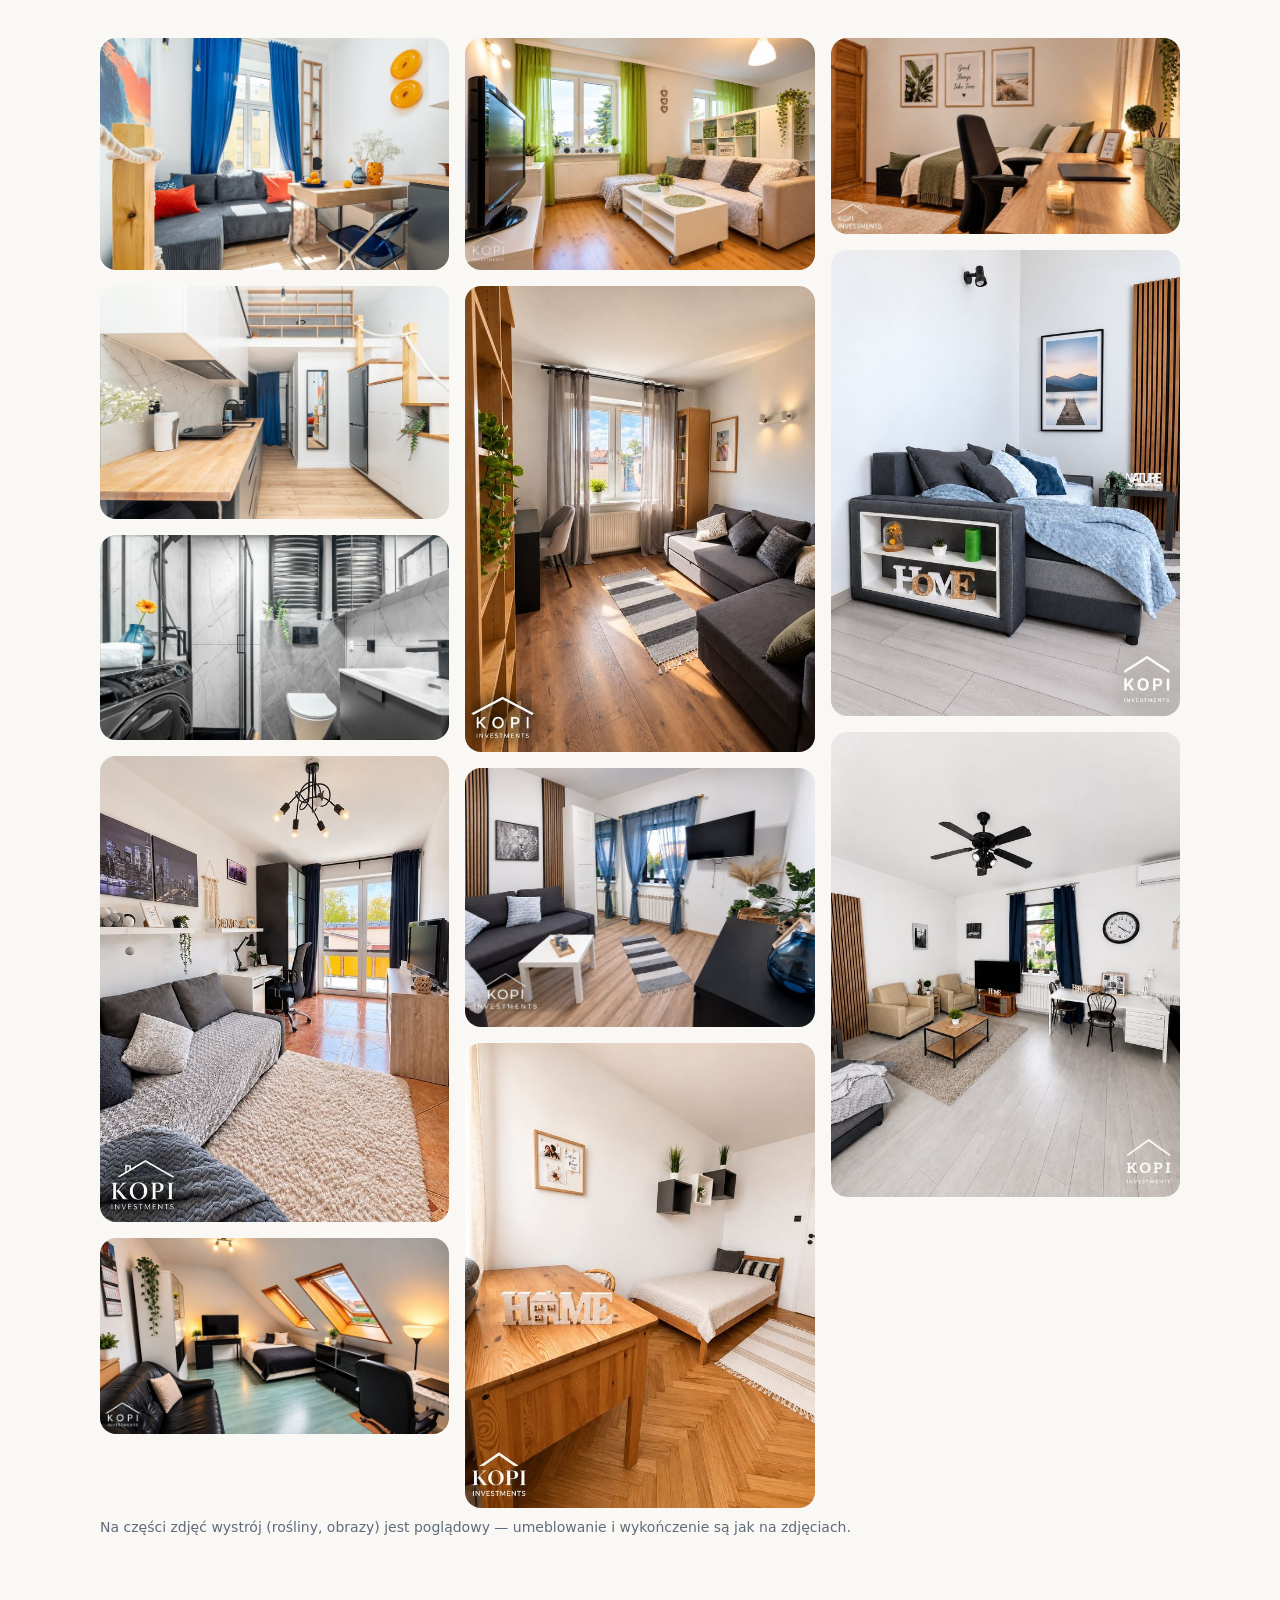
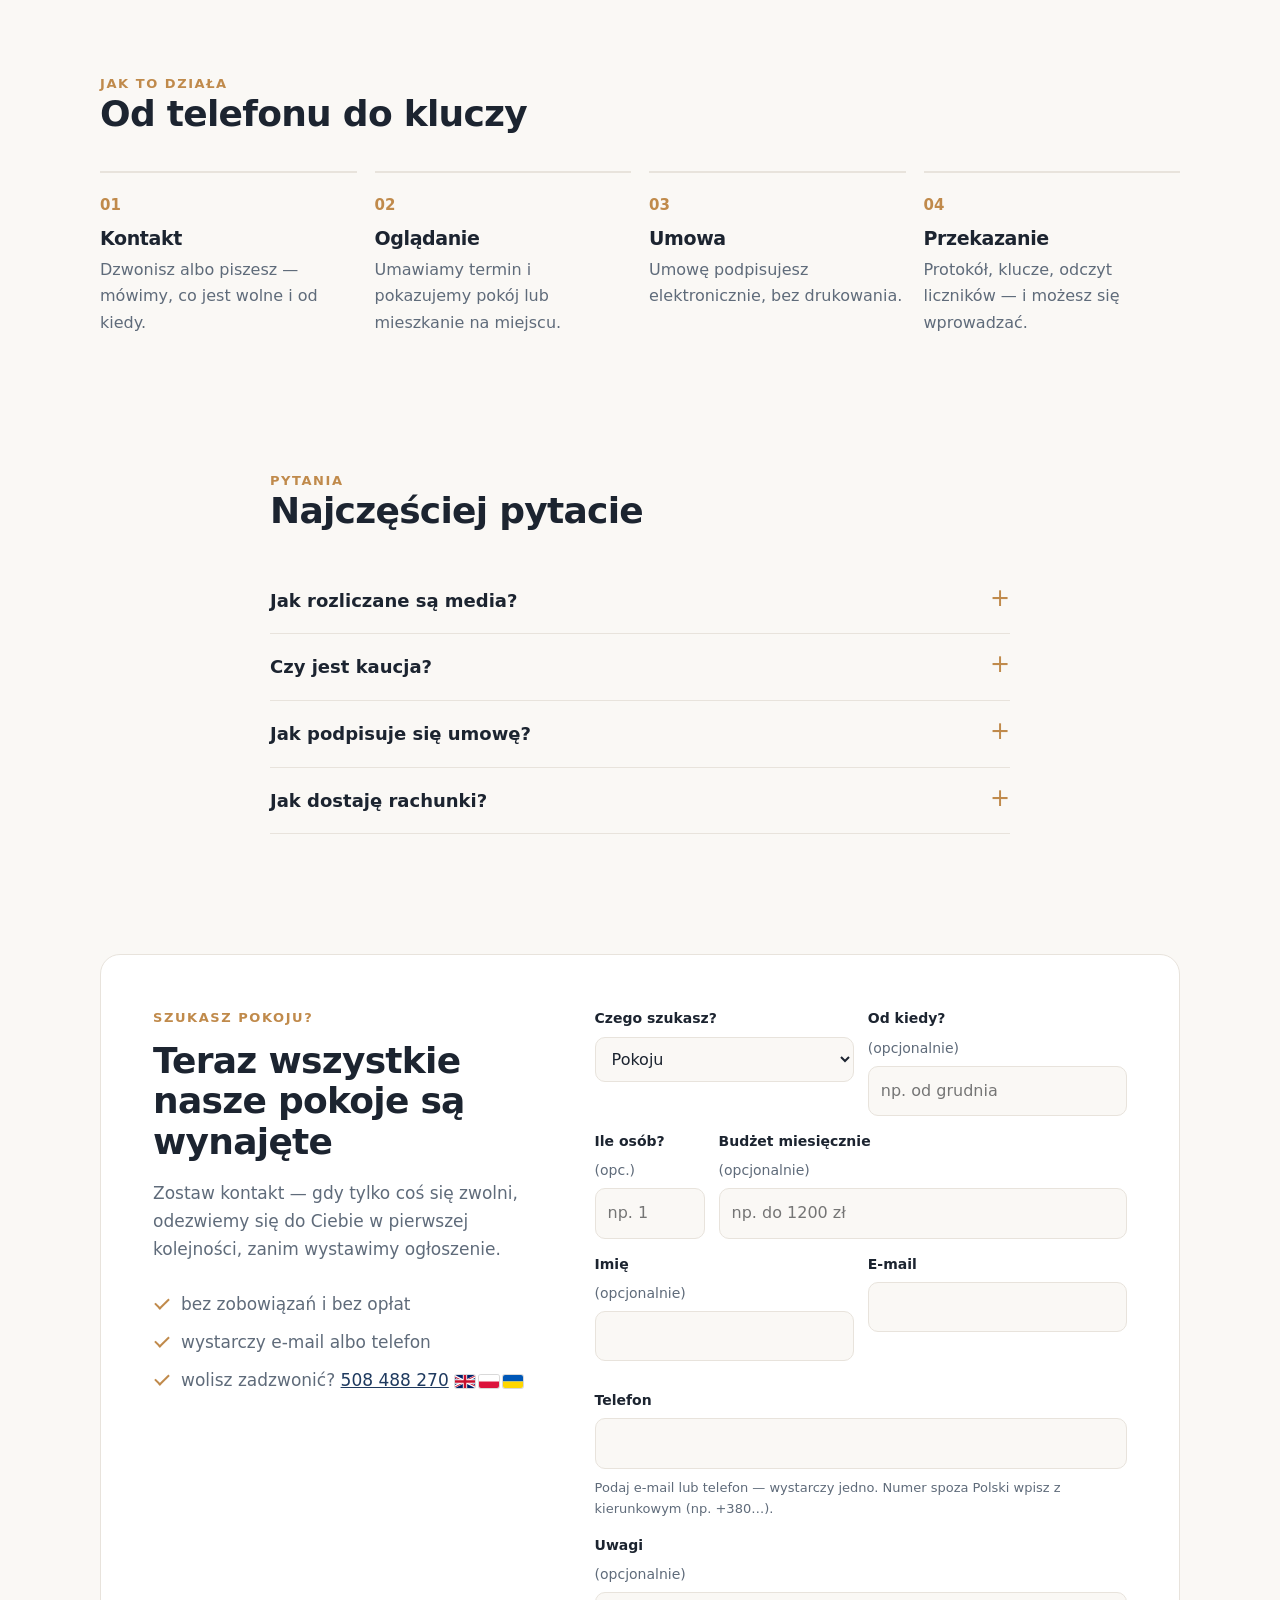
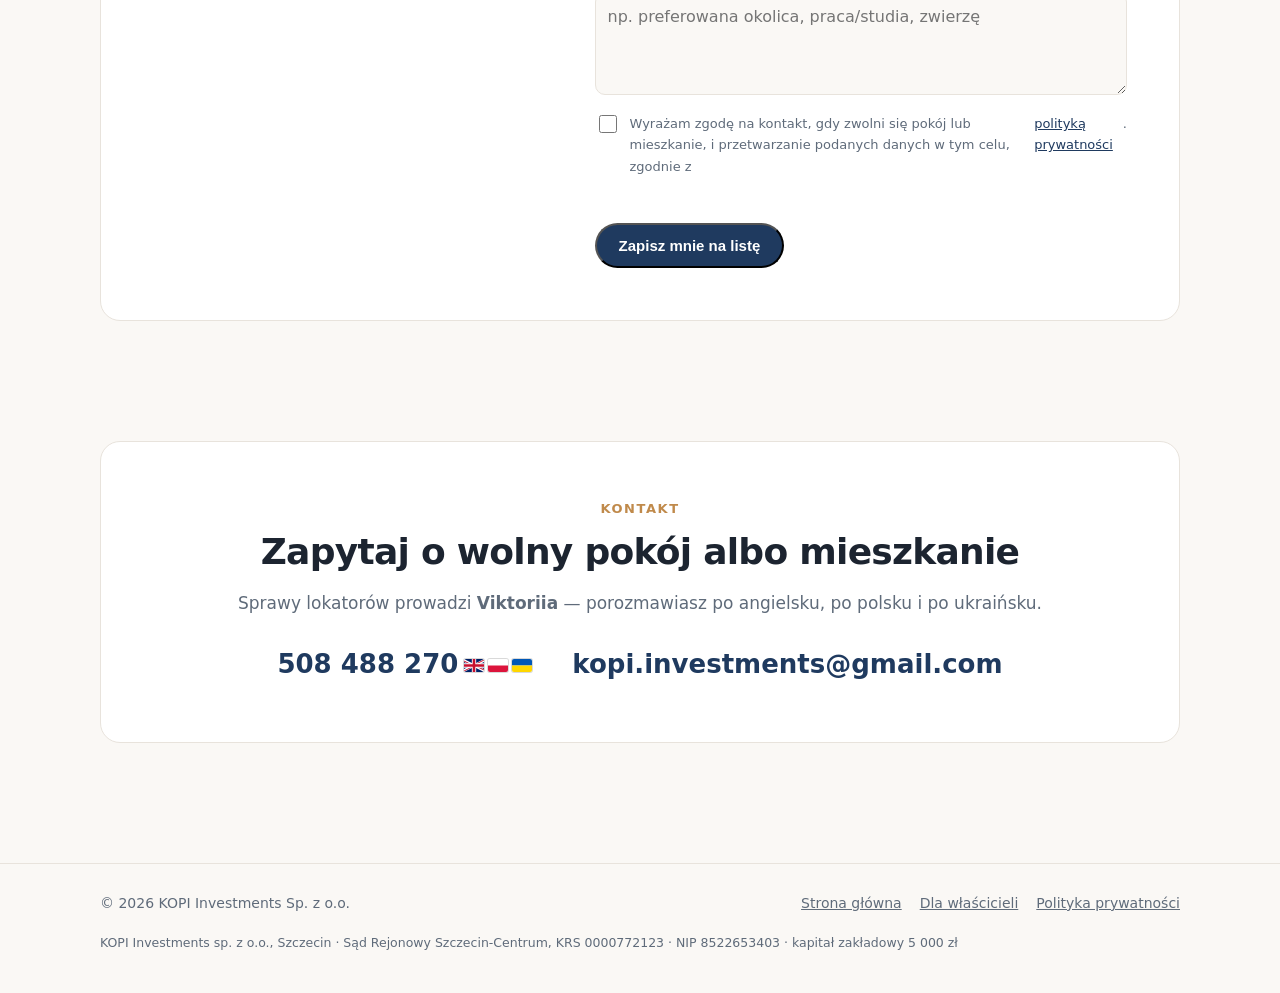
<file: wynajem/index.html>
<!doctype html>
<html lang="pl">
<head>
<meta charset="utf-8">
<meta name="viewport" content="width=device-width, initial-scale=1">
<title>Pokoje i mieszkania na wynajem w Szczecinie — KOPI Investments</title>
<meta name="description" content="Umeblowane pokoje i mieszkania po remoncie w Szczecinie. Umowa podpisywana online, jasne zasady opłat za media, faktury mailem.">
<meta property="og:title" content="Pokoje i mieszkania na wynajem w Szczecinie — KOPI">
<meta property="og:description" content="Umeblowane pokoje i mieszkania po remoncie. Zobacz zdjęcia i zapytaj o wolny pokój.">
<link rel="icon" href="data:image/svg+xml,%3Csvg xmlns='http://www.w3.org/2000/svg' viewBox='0 0 64 64'%3E%3Crect width='64' height='64' rx='14' fill='%231f3a5f'/%3E%3Ctext x='32' y='44' font-family='Arial' font-size='34' font-weight='700' fill='white' text-anchor='middle'%3EK%3C/text%3E%3C/svg%3E">
<link rel="stylesheet" href="/style.css">
</head>
<body>

<nav class="nav">
  <div class="wrap">
    <a class="logo" href="/">KOPI<span>.</span> Investments</a>
    <div class="menu">
      <a href="/wynajem/" aria-current="page">Szukam mieszkania</a><a href="/dla-wlascicieli/">Dla właścicieli</a><a href="#kontakt">Kontakt</a>
    </div>
    <a class="btn btn-primary" href="tel:+48508488270">508 488 270<span class="flags" title="English, polski, українська"><i class="flag gb"></i><i class="flag pl"></i><i class="flag ua"></i></span></a>
  </div>
</nav>

<header class="hero">
  <div class="wrap">
    <div class="reveal">
      <p class="eyebrow">Dla lokatorów · Szczecin</p>
      <h1>Pokoje i mieszkania, w których po prostu dobrze się mieszka</h1>
      <p class="lead">Umeblowane pokoje i mieszkania po remoncie. Jasna umowa, z góry znane zasady opłat za media i kontakt, który odpowiada.</p>
      <div class="cta">
        <a class="btn btn-primary" href="#lista">Zapisz się na listę</a>
        <a class="btn btn-ghost" href="#wnetrza">Zobacz zdjęcia</a>
      </div>
      <div class="facts">
        <div><b>Umowa online</b>podpis elektroniczny</div>
        <div><b>Jasne zasady mediów</b>w cenie albo wg faktur — zawsze w umowie</div>
        <div><b>Faktury mailem</b>wszystko w jednym miejscu</div>
      </div>
    </div>
    <div class="photo reveal">
      <img src="/img/galeria/05-salon-stol.jpg" alt="Salon z szarą sofą, granatowymi zasłonami i stołem przy oknie" width="1600" height="1067" fetchpriority="high">
      <span class="tag">Nasze mieszkanie · Szczecin</span>
    </div>
  </div>
</header>

<section id="oferta">
  <div class="wrap">
    <div class="head reveal">
      <p class="eyebrow">Oferta</p>
      <h2>Co wynajmujemy</h2>
    </div>
    <div class="cards two">
      <div class="card reveal">
        <div class="ico"><svg width="22" height="22" viewBox="0 0 24 24" fill="none" stroke="currentColor" stroke-width="1.8" stroke-linecap="round" stroke-linejoin="round"><path d="M3 18v-6a3 3 0 0 1 3-3h12a3 3 0 0 1 3 3v6"/><path d="M3 18h18M5 9V6a2 2 0 0 1 2-2h10a2 2 0 0 1 2 2v3"/></svg></div>
        <h3>Pokoje</h3>
        <p>Umeblowane pokoje w wyremontowanych mieszkaniach — z dostępem do kuchni i łazienki. Media wliczone w cenę albo rozliczane według faktur — zależnie od mieszkania.</p>
      </div>
      <div class="card reveal">
        <div class="ico"><svg width="22" height="22" viewBox="0 0 24 24" fill="none" stroke="currentColor" stroke-width="1.8" stroke-linecap="round" stroke-linejoin="round"><path d="M3 10.5 12 3l9 7.5"/><path d="M5 9.5V21h14V9.5"/><path d="M10 21v-6h4v6"/></svg></div>
        <h3>Całe mieszkania</h3>
        <p>Mieszkania w Szczecinie na dłuższy najem, gotowe do zamieszkania.</p>
      </div>
    </div>
  </div>
</section>

<section id="wnetrza">
  <div class="wrap">
    <div class="head reveal">
      <p class="eyebrow">Wnętrza</p>
      <h2>Mieszkania i pokoje, które przygotowaliśmy dla Ciebie</h2>
      <p class="muted">Kliknij zdjęcie, żeby powiększyć.</p>
    </div>
    <div class="gallery">
      <a href="/img/galeria/05-salon-stol.jpg" class="reveal"><img src="/img/galeria/05-salon-stol-m.jpg" alt="Salon z szarą sofą, granatowymi zasłonami i stołem przy oknie" width="800" height="533" loading="lazy"><span>Salon z jadalnią</span></a>
      <a href="/img/galeria/04-aneks-antresola.jpg" class="reveal"><img src="/img/galeria/04-aneks-antresola-m.jpg" alt="Aneks kuchenny z drewnianym blatem i schodami na antresolę" width="800" height="533" loading="lazy"><span>Aneks kuchenny z antresolą</span></a>
      <a href="/img/lazienka.jpg" class="reveal"><img src="/img/lazienka.jpg" alt="Łazienka w szarym kamieniu z kabiną prysznicową, pralką i podwieszaną toaletą" width="1600" height="938" loading="lazy"><span>Łazienka z prysznicem i pralką</span></a>
      <a href="/img/galeria/03-pokoj-balkon.jpg" class="reveal"><img src="/img/galeria/03-pokoj-balkon-m.jpg" alt="Pokój z sofą, biurkiem i wyjściem na balkon" width="600" height="800" loading="lazy"><span>Pokój z balkonem</span></a>
      <a href="/img/galeria/08-poddasze.jpg" class="reveal"><img src="/img/galeria/08-poddasze-m.jpg" alt="Pokój na poddaszu z oknami dachowymi, łóżkiem i biurkiem" width="800" height="450" loading="lazy"><span>Pokój na poddaszu</span></a>
      <a href="/img/galeria/07-salon-zielony.jpg" class="reveal"><img src="/img/galeria/07-salon-zielony-m.jpg" alt="Jasny salon z sofą, ławą i regałem" width="800" height="533" loading="lazy"><span>Jasny salon</span></a>
      <a href="/img/galeria/06-pokoj-regal.jpg" class="reveal"><img src="/img/galeria/06-pokoj-regal-m.jpg" alt="Pokój z narożnikiem, regałem i biurkiem przy oknie" width="600" height="800" loading="lazy"><span>Pokój z narożnikiem</span></a>
      <a href="/img/galeria/01-pokoj-dzienny-tv.jpg" class="reveal"><img src="/img/galeria/01-pokoj-dzienny-tv-m.jpg" alt="Pokój z sofą, telewizorem i komodą" width="800" height="593" loading="lazy"><span>Pokój dzienny</span></a>
      <a href="/img/galeria/09-pokoj-lozko-biurko.jpg" class="reveal"><img src="/img/galeria/09-pokoj-lozko-biurko-m.jpg" alt="Pokój jednoosobowy z łóżkiem, biurkiem i parkietem w jodełkę" width="601" height="800" loading="lazy"><span>Pokój jednoosobowy</span></a>
      <a href="/img/galeria/02-sypialnia-biurko.jpg" class="reveal"><img src="/img/galeria/02-sypialnia-biurko-m.jpg" alt="Sypialnia z łóżkiem i biurkiem z krzesłem obrotowym" width="800" height="450" loading="lazy"><span>Sypialnia z miejscem do pracy</span></a>
      <a href="/img/galeria/10-kacik-sofa.jpg" class="reveal"><img src="/img/galeria/10-kacik-sofa-m.jpg" alt="Kącik wypoczynkowy z sofą i regałem" width="600" height="800" loading="lazy"><span>Kącik wypoczynkowy</span></a>
      <a href="/img/galeria/11-duzy-pokoj.jpg" class="reveal"><img src="/img/galeria/11-duzy-pokoj-m.jpg" alt="Duży pokój z fotelami, stolikiem, biurkiem i wentylatorem sufitowym" width="601" height="800" loading="lazy"><span>Duży pokój</span></a>
    </div>
    <p class="note muted">Na części zdjęć wystrój (rośliny, obrazy) jest poglądowy — umeblowanie i wykończenie są jak na zdjęciach.</p>
  </div>
</section>

<section id="jak">
  <div class="wrap">
    <div class="head reveal">
      <p class="eyebrow">Jak to działa</p>
      <h2>Od telefonu do kluczy</h2>
    </div>
    <div class="steps">
      <div class="step reveal"><h3>Kontakt</h3><p>Dzwonisz albo piszesz — mówimy, co jest wolne i od kiedy.</p></div>
      <div class="step reveal"><h3>Oglądanie</h3><p>Umawiamy termin i pokazujemy pokój lub mieszkanie na miejscu.</p></div>
      <div class="step reveal"><h3>Umowa</h3><p>Umowę podpisujesz elektronicznie, bez drukowania.</p></div>
      <div class="step reveal"><h3>Przekazanie</h3><p>Protokół, klucze, odczyt liczników — i możesz się wprowadzać.</p></div>
    </div>
  </div>
</section>

<section id="pytania">
  <div class="wrap faq">
    <div class="head reveal">
      <p class="eyebrow">Pytania</p>
      <h2>Najczęściej pytacie</h2>
    </div>
    <details class="reveal"><summary>Jak rozliczane są media?</summary><p>To zależy od lokalu i zawsze jest zapisane w umowie, więc wiesz to przed podpisaniem. W części pokoi media są wliczone w czynsz — płacisz stałą kwotę i nic więcej. W całych mieszkaniach i w niektórych mieszkaniach na pokoje rozliczamy je według faktur dostawców i odczytów liczników, a przy rozliczeniu pokazujemy, z czego wynika każda kwota.</p></details>
    <details class="reveal"><summary>Czy jest kaucja?</summary><p>Tak. Wysokość kaucji jest wpisana w umowie, a po zakończeniu najmu rozliczamy ją na podstawie protokołu odbioru.</p></details>
    <details class="reveal"><summary>Jak podpisuje się umowę?</summary><p>Elektronicznie — dostajesz link do dokumentu i podpisujesz go na telefonie lub komputerze.</p></details>
    <details class="reveal"><summary>Jak dostaję rachunki?</summary><p>Faktury za czynsz i media przychodzą na Twój adres e-mail.</p></details>
  </div>
</section>

<section id="lista">
  <div class="wrap">
    <div class="quote reveal">
      <div class="quote-intro">
        <p class="eyebrow">Szukasz pokoju?</p>
        <h2 data-wolne="tytul">Teraz wszystkie nasze pokoje są wynajęte</h2>
        <ul class="wolne" data-wolne="lista" hidden></ul>
        <p class="muted" data-wolne="opis">Zostaw kontakt — gdy tylko coś się zwolni, odezwiemy się do Ciebie w pierwszej kolejności, zanim wystawimy ogłoszenie.</p>
        <ul class="ticks">
          <li>bez zobowiązań i bez opłat</li>
          <li>wystarczy e-mail albo telefon</li>
          <li>wolisz zadzwonić? <a href="tel:+48508488270">508 488 270<span class="flags" title="English, polski, українська"><i class="flag gb"></i><i class="flag pl"></i><i class="flag ua"></i></span></a></li>
        </ul>
      </div>
      <form class="form" id="formularz-lokatora" data-endpoint="https://script.google.com/macros/s/AKfycby098iUP1cipu3ZEF2v3LqKbIRj6LC_Z0pw45lwFjMctD5JP87HLw8DCAVmqha5VYbU3A/exec" novalidate>
        <input type="hidden" name="fn" value="lokator">
        <input type="hidden" name="t0" value="">
        <div class="hp" aria-hidden="true"><label>Strona www <input type="text" name="strona_www" tabindex="-1" autocomplete="off"></label></div>
        <div class="row">
          <label class="f">Czego szukasz?
            <select name="szuka">
              <option value="pokoj">Pokoju</option>
              <option value="mieszkanie">Całego mieszkania</option>
              <option value="obojetnie">Pokoju lub mieszkania</option>
            </select>
          </label>
          <label class="f">Od kiedy? <span class="opt">(opcjonalnie)</span><input name="od_kiedy" maxlength="40" placeholder="np. od grudnia"></label>
        </div>
        <div class="row">
          <label class="f sm">Ile osób? <span class="opt">(opc.)</span><input name="osoby" inputmode="numeric" maxlength="3" placeholder="np. 1"></label>
          <label class="f">Budżet miesięcznie <span class="opt">(opcjonalnie)</span><input name="budzet" maxlength="40" placeholder="np. do 1200 zł"></label>
        </div>
        <div class="row">
          <label class="f">Imię <span class="opt">(opcjonalnie)</span><input name="imie" maxlength="80" autocomplete="given-name"></label>
          <label class="f">E-mail<input name="email" type="email" maxlength="120" autocomplete="email"></label>
          <label class="f">Telefon<input name="telefon" type="tel" maxlength="30" autocomplete="tel"></label>
        </div>
        <p class="hint">Podaj e-mail lub telefon — wystarczy jedno. Numer spoza Polski wpisz z kierunkowym (np. +380…).</p>
        <div class="row">
          <label class="f full">Uwagi <span class="opt">(opcjonalnie)</span><textarea name="uwagi" rows="3" maxlength="1000" placeholder="np. preferowana okolica, praca/studia, zwierzę"></textarea></label>
        </div>
        <label class="consent"><input type="checkbox" name="zgoda" value="tak" required> Wyrażam zgodę na kontakt, gdy zwolni się pokój lub mieszkanie, i przetwarzanie podanych danych w tym celu, zgodnie z <a href="/polityka-prywatnosci.html" target="_blank">polityką prywatności</a>.</label>
        <p class="form-msg" role="status" aria-live="polite"></p>
        <button class="btn btn-primary" type="submit">Zapisz mnie na listę</button>
      </form>
    </div>
  </div>
</section>

<section id="kontakt">
  <div class="wrap">
    <div class="contact reveal">
      <p class="eyebrow">Kontakt</p>
      <h2>Zapytaj o wolny pokój albo mieszkanie</h2>
      <p class="muted">Sprawy lokatorów prowadzi <b>Viktoriia</b> — porozmawiasz po angielsku, po polsku i po ukraińsku.</p>
      <div class="big">
        <a href="tel:+48508488270">508 488 270<span class="flags" title="English, polski, українська"><i class="flag gb"></i><i class="flag pl"></i><i class="flag ua"></i></span></a>
        <a href="mailto:kopi.investments@gmail.com">kopi.investments@gmail.com</a>
      </div>
    </div>
  </div>
</section>

<footer>
  <div class="wrap">
    <span>© 2026 KOPI Investments Sp. z o.o.</span>
    <nav><a href="/">Strona główna</a><a href="/dla-wlascicieli/">Dla właścicieli</a><a href="/polityka-prywatnosci.html">Polityka prywatności</a></nav>
    <p class="firma">KOPI Investments sp. z o.o., Szczecin · Sąd Rejonowy Szczecin-Centrum, KRS 0000772123 · NIP 8522653403 · kapitał zakładowy 5 000 zł</p>
  </div>
</footer>

<script src="/main.js"></script>
<script src="/wolne.js" defer></script>
<script src="/licznik.js" defer></script>
</body>
</html>
</file>
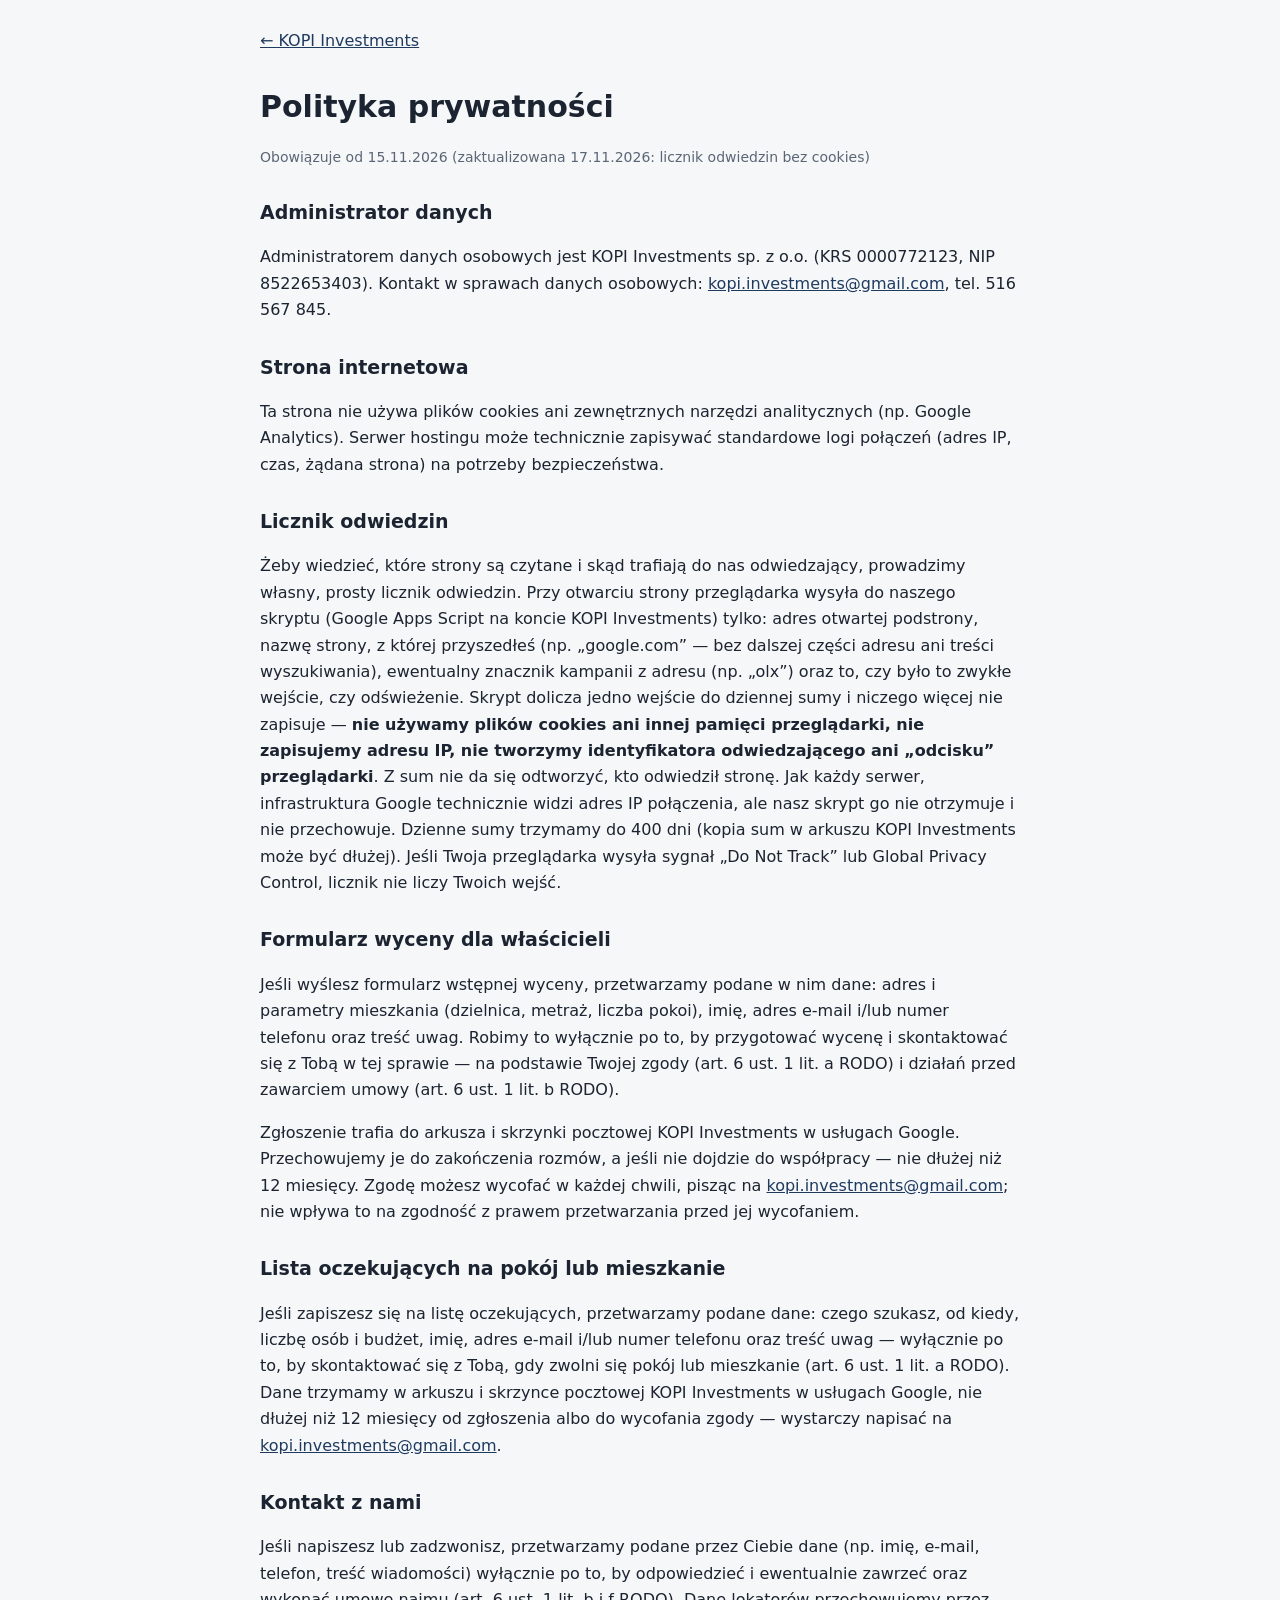
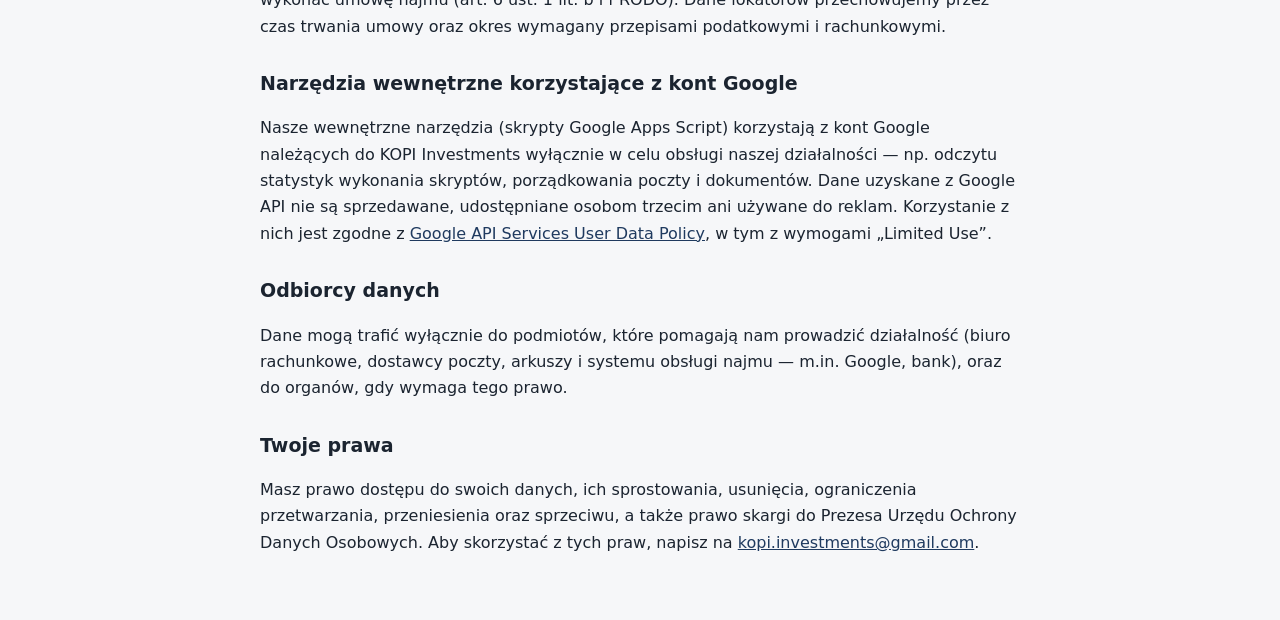
<file: polityka-prywatnosci.html>
<!doctype html>
<html lang="pl">
<head>
<meta charset="utf-8">
<meta name="viewport" content="width=device-width, initial-scale=1">
<title>Polityka prywatności — KOPI Investments</title>
<style>
  :root { --bg:#f6f7f9; --ink:#1b2430; --muted:#5b6675; --accent:#1f3a5f; --line:#e3e7ec; }
  @media (prefers-color-scheme: dark) {
    :root { --bg:#12161c; --ink:#e8ecf1; --muted:#9aa5b4; --accent:#8fb3e0; --line:#2a323d; }
  }
  body { margin:0; background:var(--bg); color:var(--ink);
         font:16px/1.65 system-ui,-apple-system,"Segoe UI",Roboto,Arial,sans-serif; }
  .wrap { max-width:760px; margin:0 auto; padding:28px 20px 48px; }
  a { color:var(--accent); }
  h1 { font-size:30px; margin:28px 0 8px; }
  h2 { font-size:19px; margin:28px 0 6px; }
  .muted { color:var(--muted); font-size:14px; }
</style>
</head>
<body>
<div class="wrap">
  <a href="/">&larr; KOPI Investments</a>
  <h1>Polityka prywatności</h1>
  <p class="muted">Obowiązuje od 15.11.2026 (zaktualizowana 17.11.2026: licznik odwiedzin bez cookies)</p>

  <h2>Administrator danych</h2>
  <p>Administratorem danych osobowych jest KOPI Investments sp. z o.o. (KRS 0000772123, NIP 8522653403). Kontakt w sprawach danych osobowych: <a href="mailto:kopi.investments@gmail.com">kopi.investments@gmail.com</a>, tel. 516 567 845.</p>

  <h2>Strona internetowa</h2>
  <p>Ta strona nie używa plików cookies ani zewnętrznych narzędzi analitycznych (np. Google Analytics). Serwer hostingu może technicznie zapisywać standardowe logi połączeń (adres IP, czas, żądana strona) na potrzeby bezpieczeństwa.</p>

  <h2>Licznik odwiedzin</h2>
  <p>Żeby wiedzieć, które strony są czytane i skąd trafiają do nas odwiedzający, prowadzimy własny, prosty licznik odwiedzin. Przy otwarciu strony przeglądarka wysyła do naszego skryptu (Google Apps Script na koncie KOPI Investments) tylko: adres otwartej podstrony, nazwę strony, z której przyszedłeś (np. „google.com” — bez dalszej części adresu ani treści wyszukiwania), ewentualny znacznik kampanii z adresu (np. „olx”) oraz to, czy było to zwykłe wejście, czy odświeżenie. Skrypt dolicza jedno wejście do dziennej sumy i niczego więcej nie zapisuje — <strong>nie używamy plików cookies ani innej pamięci przeglądarki, nie zapisujemy adresu IP, nie tworzymy identyfikatora odwiedzającego ani „odcisku” przeglądarki</strong>. Z sum nie da się odtworzyć, kto odwiedził stronę. Jak każdy serwer, infrastruktura Google technicznie widzi adres IP połączenia, ale nasz skrypt go nie otrzymuje i nie przechowuje. Dzienne sumy trzymamy do 400 dni (kopia sum w arkuszu KOPI Investments może być dłużej). Jeśli Twoja przeglądarka wysyła sygnał „Do Not Track” lub Global Privacy Control, licznik nie liczy Twoich wejść.</p>

  <h2>Formularz wyceny dla właścicieli</h2>
  <p>Jeśli wyślesz formularz wstępnej wyceny, przetwarzamy podane w nim dane: adres i parametry mieszkania (dzielnica, metraż, liczba pokoi), imię, adres e-mail i/lub numer telefonu oraz treść uwag. Robimy to wyłącznie po to, by przygotować wycenę i skontaktować się z Tobą w tej sprawie — na podstawie Twojej zgody (art. 6 ust. 1 lit. a RODO) i działań przed zawarciem umowy (art. 6 ust. 1 lit. b RODO).</p>
  <p>Zgłoszenie trafia do arkusza i skrzynki pocztowej KOPI Investments w usługach Google. Przechowujemy je do zakończenia rozmów, a jeśli nie dojdzie do współpracy — nie dłużej niż 12 miesięcy. Zgodę możesz wycofać w każdej chwili, pisząc na <a href="mailto:kopi.investments@gmail.com">kopi.investments@gmail.com</a>; nie wpływa to na zgodność z prawem przetwarzania przed jej wycofaniem.</p>

  <h2>Lista oczekujących na pokój lub mieszkanie</h2>
  <p>Jeśli zapiszesz się na listę oczekujących, przetwarzamy podane dane: czego szukasz, od kiedy, liczbę osób i budżet, imię, adres e-mail i/lub numer telefonu oraz treść uwag — wyłącznie po to, by skontaktować się z Tobą, gdy zwolni się pokój lub mieszkanie (art. 6 ust. 1 lit. a RODO). Dane trzymamy w arkuszu i skrzynce pocztowej KOPI Investments w usługach Google, nie dłużej niż 12 miesięcy od zgłoszenia albo do wycofania zgody — wystarczy napisać na <a href="mailto:kopi.investments@gmail.com">kopi.investments@gmail.com</a>.</p>

  <h2>Kontakt z nami</h2>
  <p>Jeśli napiszesz lub zadzwonisz, przetwarzamy podane przez Ciebie dane (np. imię, e-mail, telefon, treść wiadomości) wyłącznie po to, by odpowiedzieć i ewentualnie zawrzeć oraz wykonać umowę najmu (art. 6 ust. 1 lit. b i f RODO). Dane lokatorów przechowujemy przez czas trwania umowy oraz okres wymagany przepisami podatkowymi i rachunkowymi.</p>

  <h2>Narzędzia wewnętrzne korzystające z kont Google</h2>
  <p>Nasze wewnętrzne narzędzia (skrypty Google Apps Script) korzystają z kont Google należących do KOPI Investments wyłącznie w celu obsługi naszej działalności — np. odczytu statystyk wykonania skryptów, porządkowania poczty i dokumentów. Dane uzyskane z Google API nie są sprzedawane, udostępniane osobom trzecim ani używane do reklam. Korzystanie z nich jest zgodne z <a href="https://developers.google.com/terms/api-services-user-data-policy">Google API Services User Data Policy</a>, w tym z wymogami „Limited Use”.</p>

  <h2>Odbiorcy danych</h2>
  <p>Dane mogą trafić wyłącznie do podmiotów, które pomagają nam prowadzić działalność (biuro rachunkowe, dostawcy poczty, arkuszy i systemu obsługi najmu — m.in. Google, bank), oraz do organów, gdy wymaga tego prawo.</p>

  <h2>Twoje prawa</h2>
  <p>Masz prawo dostępu do swoich danych, ich sprostowania, usunięcia, ograniczenia przetwarzania, przeniesienia oraz sprzeciwu, a także prawo skargi do Prezesa Urzędu Ochrony Danych Osobowych. Aby skorzystać z tych praw, napisz na <a href="mailto:kopi.investments@gmail.com">kopi.investments@gmail.com</a>.</p>
</div>
<script src="/licznik.js" defer></script>
</body>
</html>
</file>
<file: style.css>
/* Styl strony KOPI Investments — zasady w DESIGN.md (lokalnie). Wspólny dla wszystkich podstron. */
:root{--bg:#faf8f5;--surface:#fff;--ink:#1c2430;--muted:#5f6b7a;--brand:#1f3a5f;--accent:#c08a4b;--line:#e8e3dc;
      --shadow:0 20px 50px -20px rgba(20,30,45,.25);--gap:clamp(64px,10vw,120px)}
@media (prefers-color-scheme:dark){
  :root{--bg:#121417;--surface:#1b1e23;--ink:#eceae6;--muted:#a3abb6;--brand:#9cbbe3;--accent:#d7a46a;--line:#2a2e35;
        --shadow:0 20px 50px -20px rgba(0,0,0,.6)}
}
*{box-sizing:border-box}
html{scroll-behavior:smooth}
body{margin:0;background:var(--bg);color:var(--ink);font:17px/1.65 system-ui,-apple-system,"Segoe UI",Roboto,Arial,sans-serif;-webkit-font-smoothing:antialiased}
a{color:var(--brand)}
.wrap{max-width:1120px;margin:0 auto;padding:0 20px}
h1,h2,h3{letter-spacing:-.02em;line-height:1.12;margin:0}
h1{font-size:clamp(34px,5.5vw,58px)}
h2{font-size:clamp(26px,3.5vw,36px)}
h3{font-size:19px}
.eyebrow{font-size:13px;font-weight:700;letter-spacing:.12em;text-transform:uppercase;color:var(--accent);margin:0 0 12px}
.muted{color:var(--muted)}
section{padding:var(--gap) 0 0}

/* Pasek */
.nav{position:sticky;top:0;z-index:10;background:color-mix(in srgb,var(--bg) 88%,transparent);backdrop-filter:blur(10px);border-bottom:1px solid transparent;transition:border-color .3s}
.nav.scrolled{border-bottom-color:var(--line)}
.nav .wrap{display:flex;align-items:center;justify-content:space-between;height:68px;gap:20px}
.logo{font-weight:800;font-size:20px;color:var(--brand);text-decoration:none;letter-spacing:.01em;white-space:nowrap}
.logo span{color:var(--accent)}
.menu{display:flex;gap:28px;font-size:15px}
.menu a{color:var(--ink);text-decoration:none;opacity:.8}
.menu a:hover,.menu a[aria-current]{opacity:1}
.menu a[aria-current]{font-weight:600;color:var(--brand)}
.btn{display:inline-flex;align-items:center;gap:8px;padding:12px 22px;border-radius:999px;font-weight:600;font-size:15px;text-decoration:none;transition:transform .2s,box-shadow .2s;white-space:nowrap}
.btn-primary{background:var(--brand);color:#fff}
@media (prefers-color-scheme:dark){.btn-primary{color:#121417}}
.btn-primary:hover{transform:translateY(-1px);box-shadow:var(--shadow)}
.btn-ghost{border:1px solid var(--line);color:var(--ink)}
@media (max-width:820px){.menu{display:none}}

/* Hero */
.hero{padding-top:clamp(36px,6vw,72px)}
.hero .wrap{display:grid;grid-template-columns:1.05fr 1fr;gap:clamp(28px,5vw,64px);align-items:center}
.lead{font-size:clamp(18px,2vw,20px);color:var(--muted);margin:20px 0 32px;max-width:540px}
.cta{display:flex;flex-wrap:wrap;gap:12px}
.facts{display:flex;flex-wrap:wrap;gap:22px;margin-top:36px;font-size:15px;color:var(--muted)}
.facts b{display:block;color:var(--ink);font-size:16px}
.photo{position:relative;border-radius:20px;overflow:hidden;aspect-ratio:4/5;box-shadow:var(--shadow);background:var(--surface)}
.photo img{width:100%;height:100%;object-fit:cover;display:block;animation:settle 1.6s ease-out both}
@keyframes settle{from{transform:scale(1.04)}to{transform:scale(1)}}
.photo .tag{position:absolute;left:16px;bottom:16px;background:rgba(255,255,255,.92);color:#1c2430;font-size:14px;font-weight:600;padding:8px 14px;border-radius:999px}
@media (max-width:820px){.hero .wrap{grid-template-columns:1fr}.photo{aspect-ratio:4/3}}

/* Rozwidlenie: lokator / właściciel */
.fork{display:grid;grid-template-columns:1fr 1fr;gap:18px}
.fork a{display:flex;flex-direction:column;gap:10px;text-decoration:none;color:var(--ink);background:var(--surface);border:1px solid var(--line);border-radius:20px;padding:clamp(26px,4vw,40px);transition:transform .25s,box-shadow .25s,border-color .25s}
.fork a:hover{transform:translateY(-3px);box-shadow:var(--shadow);border-color:var(--accent)}
.fork .who{font-size:13px;font-weight:700;letter-spacing:.12em;text-transform:uppercase;color:var(--accent)}
.fork h2{font-size:clamp(24px,3vw,32px)}
.fork p{margin:0;color:var(--muted)}
.fork .more{margin-top:auto;padding-top:14px;font-weight:600;color:var(--brand)}
.fork .more::after{content:" →"}
@media (max-width:820px){.fork{grid-template-columns:1fr}}

/* Karty */
.head{max-width:640px;margin-bottom:36px}
.head p{margin:14px 0 0}
.cards{display:grid;grid-template-columns:repeat(3,1fr);gap:18px}
.cards.two{grid-template-columns:repeat(2,1fr)}
.card{background:var(--surface);border:1px solid var(--line);border-radius:16px;padding:28px;transition:transform .25s,box-shadow .25s;position:relative}
.card:hover{transform:translateY(-3px);box-shadow:var(--shadow)}
.ico{width:44px;height:44px;border-radius:12px;display:grid;place-items:center;background:color-mix(in srgb,var(--accent) 16%,transparent);color:var(--accent);margin-bottom:18px}
.card p{margin:10px 0 0;color:var(--muted);font-size:16px}
.card ul{margin:14px 0 0;padding-left:18px;color:var(--muted);font-size:16px}
.card li{margin:4px 0}
.card .for{margin-top:16px;padding-top:14px;border-top:1px solid var(--line);font-size:15px;color:var(--ink)}
.badge{position:absolute;top:22px;right:22px;font-size:12px;font-weight:700;letter-spacing:.06em;text-transform:uppercase;padding:4px 10px;border-radius:999px;background:color-mix(in srgb,var(--accent) 18%,transparent);color:var(--accent)}
@media (max-width:820px){.cards,.cards.two{grid-template-columns:1fr}}

/* Porównanie */
.compare{width:100%;border-collapse:collapse;background:var(--surface);border:1px solid var(--line);border-radius:16px;overflow:hidden;font-size:16px}
.compare th,.compare td{padding:14px 18px;text-align:left;border-bottom:1px solid var(--line);vertical-align:top}
.compare thead th{background:color-mix(in srgb,var(--brand) 8%,var(--surface));font-size:15px}
.compare tbody th{font-weight:600;width:30%}
.compare tr:last-child td,.compare tr:last-child th{border-bottom:0}
.tablewrap{overflow-x:auto}

/* Galeria */
.gallery{column-count:3;column-gap:16px}
.gallery a{display:block;break-inside:avoid;margin:0 0 16px;border-radius:16px;overflow:hidden;position:relative;background:var(--surface)}
.gallery img{width:100%;height:auto;display:block;transition:transform .8s ease-out}
.gallery a:hover img{transform:scale(1.04)}
.gallery span{position:absolute;left:12px;bottom:12px;background:rgba(255,255,255,.92);color:#1c2430;font-size:13px;font-weight:600;padding:6px 12px;border-radius:999px;opacity:0;transform:translateY(6px);transition:.3s}
.gallery a:hover span,.gallery a:focus-visible span{opacity:1;transform:none}
@media (hover:none){.gallery span{opacity:1;transform:none}}
@media (max-width:900px){.gallery{column-count:2}}
@media (max-width:520px){.gallery{column-count:1}}
.note{font-size:14px;margin:8px 0 0}
.lb{position:fixed;inset:0;z-index:50;background:rgba(10,12,16,.94);display:none;align-items:center;justify-content:center}
.lb.open{display:flex}
.lb img{max-width:92vw;max-height:82vh;border-radius:10px;box-shadow:0 30px 80px rgba(0,0,0,.5)}
.lb p{position:absolute;bottom:22px;left:0;right:0;text-align:center;color:#eee;font-size:15px;margin:0}
.lb button{position:absolute;background:rgba(255,255,255,.12);color:#fff;border:0;width:52px;height:52px;border-radius:999px;font-size:26px;cursor:pointer}
.lb button:hover{background:rgba(255,255,255,.25)}
.lb .x{top:18px;right:18px}.lb .prev{left:18px}.lb .next{right:18px}
@media (max-width:520px){.lb .prev,.lb .next{top:auto;bottom:60px}}

/* Kroki */
.steps{display:grid;grid-template-columns:repeat(4,1fr);gap:18px;counter-reset:k}
.step{border-top:2px solid var(--line);padding-top:20px}
.step::before{counter-increment:k;content:"0" counter(k);display:block;font-weight:800;font-size:15px;color:var(--accent);margin-bottom:10px}
.step p{margin:8px 0 0;color:var(--muted);font-size:16px}
@media (max-width:820px){.steps{grid-template-columns:1fr 1fr}}
@media (max-width:480px){.steps{grid-template-columns:1fr}}

/* Pas granatowy */
.band{background:var(--brand);color:#fff;border-radius:20px;padding:clamp(32px,5vw,56px);display:grid;grid-template-columns:1.4fr 1fr;gap:32px;align-items:center}
@media (prefers-color-scheme:dark){.band{background:#1f3a5f}}
.band .eyebrow{color:#e2b783}
.band p{opacity:.9;margin:14px 0 0}
.band ul{margin:18px 0 0;padding:0;list-style:none}
.band li{padding:6px 0 6px 28px;position:relative;opacity:.92}
.band li::before{content:"";position:absolute;left:0;top:15px;width:14px;height:2px;background:#e2b783}
.band .btn{background:#fff;color:#1f3a5f;justify-self:start}
@media (max-width:820px){.band{grid-template-columns:1fr}}

/* FAQ */
.faq{max-width:780px}
details{border-bottom:1px solid var(--line);padding:18px 0}
summary{cursor:pointer;font-weight:600;font-size:18px;list-style:none;display:flex;justify-content:space-between;gap:16px}
summary::-webkit-details-marker{display:none}
summary::after{content:"+";color:var(--accent);font-weight:400;font-size:24px;line-height:1;transition:transform .2s}
details[open] summary::after{transform:rotate(45deg)}
details p{margin:10px 0 0;color:var(--muted)}

/* Kontakt */
.contact{background:var(--surface);border:1px solid var(--line);border-radius:20px;padding:clamp(32px,5vw,56px);text-align:center}
.contact .big{display:flex;flex-wrap:wrap;justify-content:center;gap:14px 40px;margin-top:26px;font-size:clamp(20px,2.6vw,26px);font-weight:700}
.contact .big a{text-decoration:none}

footer{margin-top:var(--gap);border-top:1px solid var(--line);padding:28px 0 40px;color:var(--muted);font-size:14px}
footer .wrap{display:flex;flex-wrap:wrap;justify-content:space-between;gap:12px}
footer nav{display:flex;flex-wrap:wrap;gap:18px}
footer a{color:var(--muted)}
footer .firma{flex-basis:100%;margin:6px 0 0;font-size:12.5px;line-height:1.6}

/* Ruch */
.reveal{opacity:0;transform:translateY(16px);transition:opacity .6s ease-out,transform .6s ease-out}
.reveal.in{opacity:1;transform:none}
@media (prefers-reduced-motion:reduce){html{scroll-behavior:auto}.reveal{opacity:1;transform:none;transition:none}.photo img{animation:none}}

/* Formularz wyceny */
.quote{display:grid;grid-template-columns:.85fr 1.15fr;gap:clamp(24px,4vw,48px);background:var(--surface);border:1px solid var(--line);border-radius:20px;padding:clamp(26px,4.5vw,52px)}
.quote-intro h2{margin-bottom:12px}
.wolne{list-style:none;padding:0;margin:0 0 16px}
.wolne li{padding:10px 14px;margin:0 0 8px;border-left:3px solid var(--accent);background:rgba(0,0,0,.03);border-radius:6px;font-weight:600}
.ticks{list-style:none;padding:0;margin:22px 0 0}
.ticks li{padding:5px 0 5px 28px;position:relative;color:var(--muted)}
.ticks li::before{content:"";position:absolute;left:2px;top:13px;width:12px;height:6px;border-left:2px solid var(--accent);border-bottom:2px solid var(--accent);transform:rotate(-45deg)}
.form .row{display:flex;gap:14px;flex-wrap:wrap}
.form .f{flex:1 1 180px;display:flex;flex-direction:column;gap:6px;font-size:14px;font-weight:600;margin-bottom:14px}
.form .f.sm{flex:0 1 110px}
.form .f.full{flex-basis:100%}
.form .opt{font-weight:400;color:var(--muted)}
.form input,.form select,.form textarea{font:inherit;font-size:16px;font-weight:400;color:var(--ink);background:var(--bg);border:1px solid var(--line);border-radius:10px;padding:11px 12px;width:100%;transition:border-color .2s,box-shadow .2s}
.form textarea{resize:vertical}
.form input:focus,.form select:focus,.form textarea:focus{outline:none;border-color:var(--brand);box-shadow:0 0 0 3px color-mix(in srgb,var(--brand) 18%,transparent)}
.form .bad{border-color:#c2410c}
.form .hint{font-size:13px;color:var(--muted);margin:-6px 0 14px}
.form .consent{display:flex;gap:10px;align-items:flex-start;font-size:13px;color:var(--muted);margin:4px 0 16px}
.form .consent input{width:18px;height:18px;margin-top:2px;flex:none}
.form .consent.bad{color:#c2410c}
.form .hp{position:absolute;left:-9999px;width:1px;height:1px;overflow:hidden}
.form-msg{min-height:1.2em;margin:0 0 12px;font-size:15px}
.form-msg.err{color:#c2410c}
.form-msg.ok{color:#15803d;font-weight:600}
.form button[disabled]{opacity:.6;cursor:wait}
.form.sent .row,.form.sent .hint,.form.sent .consent,.form.sent button{display:none}
@media (max-width:860px){.quote{grid-template-columns:1fr}}

/* Flagi języków przy telefonach (SVG w CSS — emoji flag Windows nie pokazuje) */
.flags{display:inline-flex;gap:4px;vertical-align:middle;margin-left:6px}
.flag{display:inline-block;width:20px;height:13px;border-radius:2px;box-shadow:0 0 0 1px rgba(0,0,0,.15);background-size:cover;background-position:center}
.flag.pl{background-image:url("data:image/svg+xml,%3Csvg xmlns='http://www.w3.org/2000/svg' viewBox='0 0 16 10'%3E%3Crect width='16' height='5' fill='%23fff'/%3E%3Crect y='5' width='16' height='5' fill='%23dc143c'/%3E%3C/svg%3E")}
.flag.gb{background-image:url("data:image/svg+xml,%3Csvg xmlns='http://www.w3.org/2000/svg' viewBox='0 0 60 30'%3E%3CclipPath id='t'%3E%3Cpath d='M30,15h30v15zv15h-30zh-30v-15zv-15h30z'/%3E%3C/clipPath%3E%3Cpath d='M0,0v30h60v-30z' fill='%23012169'/%3E%3Cpath d='M0,0L60,30M60,0L0,30' stroke='%23fff' stroke-width='6'/%3E%3Cpath d='M0,0L60,30M60,0L0,30' clip-path='url(%23t)' stroke='%23C8102E' stroke-width='4'/%3E%3Cpath d='M30,0v30M0,15h60' stroke='%23fff' stroke-width='10'/%3E%3Cpath d='M30,0v30M0,15h60' stroke='%23C8102E' stroke-width='6'/%3E%3C/svg%3E")}
.flag.ua{background-image:url("data:image/svg+xml,%3Csvg xmlns='http://www.w3.org/2000/svg' viewBox='0 0 16 10'%3E%3Crect width='16' height='5' fill='%230057B7'/%3E%3Crect y='5' width='16' height='5' fill='%23FFD700'/%3E%3C/svg%3E")}
.btn .flags{margin-left:2px}
.who-call{display:flex;flex-direction:column;gap:4px;align-items:center}
.who-call small{font-size:14px;font-weight:400;color:var(--muted)}
.contact .big.two{gap:24px 56px}
</file>
